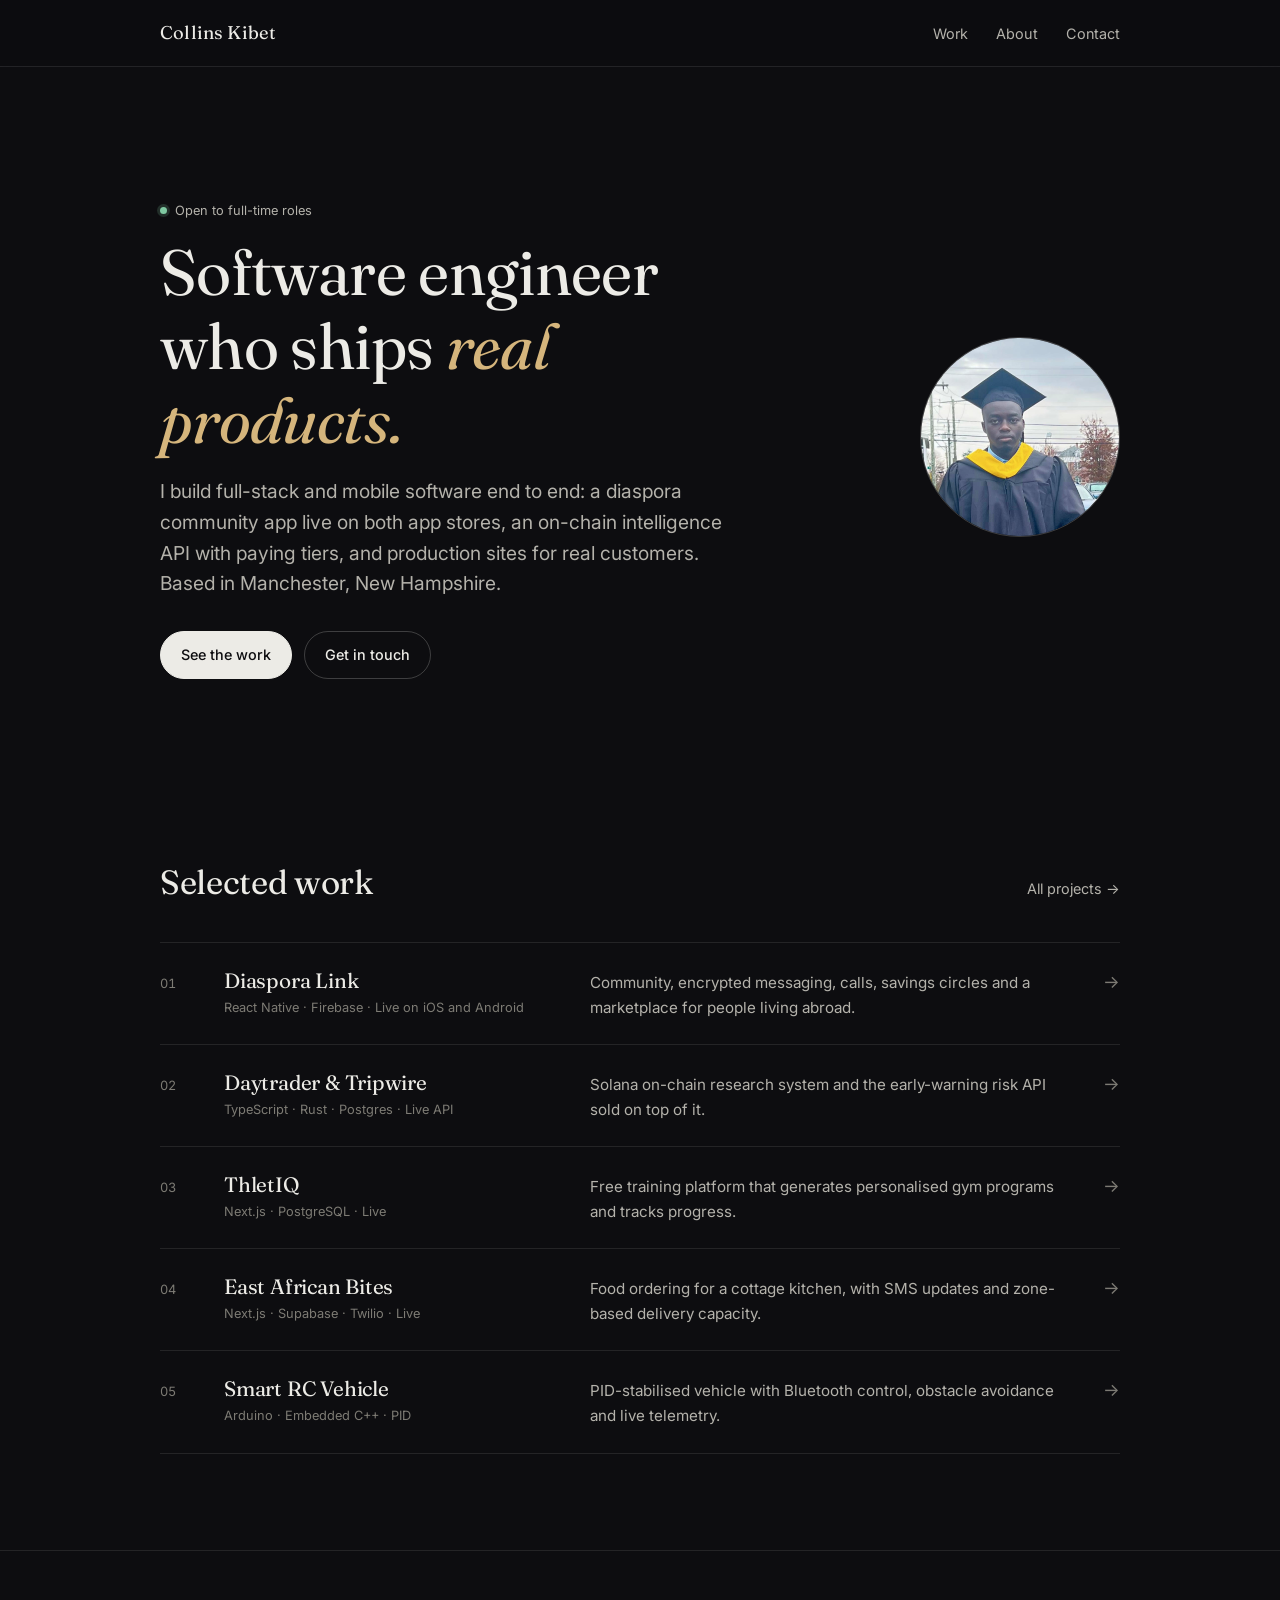
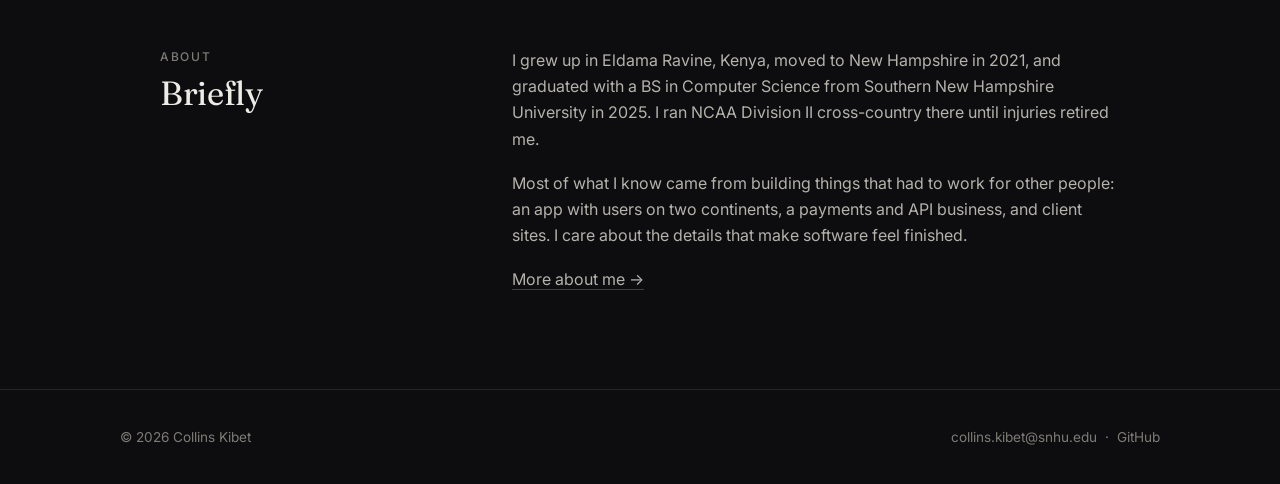
<file: index.html>
<!DOCTYPE html>
<html lang="en">
<head>
  <meta charset="UTF-8">
  <meta name="viewport" content="width=device-width, initial-scale=1.0">
  <title>Collins Kibet — Software Engineer</title>
  <meta name="description" content="Collins Kibet is a software engineer in Manchester, NH building full-stack and mobile products, from a diaspora community app on the App Store to on-chain market intelligence APIs.">
  <link rel="preconnect" href="https://fonts.googleapis.com">
  <link rel="preconnect" href="https://fonts.gstatic.com" crossorigin>
  <link href="https://fonts.googleapis.com/css2?family=Fraunces:ital,opsz,wght@0,9..144,300;0,9..144,400;1,9..144,300;1,9..144,400&family=Inter:wght@400;500&display=swap" rel="stylesheet">
  <link rel="stylesheet" href="assets/css/styles.css">
</head>
<body>
  <header class="site-header">
    <nav class="nav">
      <a class="brand" href="index.html">Collins Kibet</a>
      <ul class="nav-menu" id="menu">
        <li><a href="projects.html">Work</a></li>
        <li><a href="about.html">About</a></li>
        <li><a href="contact.html">Contact</a></li>
      </ul>
      <button class="nav-toggle" aria-expanded="false" aria-controls="menu" onclick="toggleMenu(this)">Menu</button>
    </nav>
  </header>

  <main>
    <section class="hero">
      <div class="container hero-grid">
        <div>
          <span class="status">Open to full-time roles</span>
          <h1>Software engineer who ships <em>real products.</em></h1>
          <p class="lede">I build full-stack and mobile software end to end: a diaspora community app live on both app stores, an on-chain intelligence API with paying tiers, and production sites for real customers. Based in Manchester, New Hampshire.</p>
          <div class="btn-row">
            <a href="projects.html" class="btn btn-primary">See the work</a>
            <a href="contact.html" class="btn">Get in touch</a>
          </div>
        </div>
        <img src="assets/images/collins.jpeg" alt="Collins Kibet" class="hero-photo">
      </div>
    </section>

    <section class="section">
      <div class="container">
        <div class="section-head reveal">
          <h2>Selected work</h2>
          <a href="projects.html" class="link">All projects →</a>
        </div>
        <ul class="work-list">
          <li class="reveal"><a class="work-row" href="projects/diaspora-link.html">
            <span class="index">01</span>
            <span><h3>Diaspora Link</h3><span class="sub">React Native · Firebase · Live on iOS and Android</span></span>
            <span class="desc">Community, encrypted messaging, calls, savings circles and a marketplace for people living abroad.</span>
            <span class="arrow">→</span>
          </a></li>
          <li class="reveal"><a class="work-row" href="projects/daytrader.html">
            <span class="index">02</span>
            <span><h3>Daytrader &amp; Tripwire</h3><span class="sub">TypeScript · Rust · Postgres · Live API</span></span>
            <span class="desc">Solana on-chain research system and the early-warning risk API sold on top of it.</span>
            <span class="arrow">→</span>
          </a></li>
          <li class="reveal"><a class="work-row" href="projects/thletiq.html">
            <span class="index">03</span>
            <span><h3>ThletIQ</h3><span class="sub">Next.js · PostgreSQL · Live</span></span>
            <span class="desc">Free training platform that generates personalised gym programs and tracks progress.</span>
            <span class="arrow">→</span>
          </a></li>
          <li class="reveal"><a class="work-row" href="projects/east-african-bites.html">
            <span class="index">04</span>
            <span><h3>East African Bites</h3><span class="sub">Next.js · Supabase · Twilio · Live</span></span>
            <span class="desc">Food ordering for a cottage kitchen, with SMS updates and zone-based delivery capacity.</span>
            <span class="arrow">→</span>
          </a></li>
          <li class="reveal"><a class="work-row" href="projects/smart-rc-vehicle.html">
            <span class="index">05</span>
            <span><h3>Smart RC Vehicle</h3><span class="sub">Arduino · Embedded C++ · PID</span></span>
            <span class="desc">PID-stabilised vehicle with Bluetooth control, obstacle avoidance and live telemetry.</span>
            <span class="arrow">→</span>
          </a></li>
        </ul>
      </div>
    </section>

    <section class="section">
      <div class="container split reveal">
        <div>
          <p class="eyebrow">About</p>
          <h2>Briefly</h2>
        </div>
        <div class="prose">
          <p>I grew up in Eldama Ravine, Kenya, moved to New Hampshire in 2021, and graduated with a BS in Computer Science from Southern New Hampshire University in 2025. I ran NCAA Division II cross-country there until injuries retired me.</p>
          <p>Most of what I know came from building things that had to work for other people: an app with users on two continents, a payments and API business, and client sites. I care about the details that make software feel finished.</p>
          <p><a href="about.html">More about me →</a></p>
        </div>
      </div>
    </section>
  </main>

  <footer class="site-footer">
    <div class="inner">
      <span>© 2026 Collins Kibet</span>
      <span><a href="mailto:collins.kibet@snhu.edu">collins.kibet@snhu.edu</a> &nbsp;·&nbsp; <a href="https://github.com/Goon254" target="_blank" rel="noopener">GitHub</a></span>
    </div>
  </footer>
  <script src="assets/js/site.js"></script>
</body>
</html>
</file>
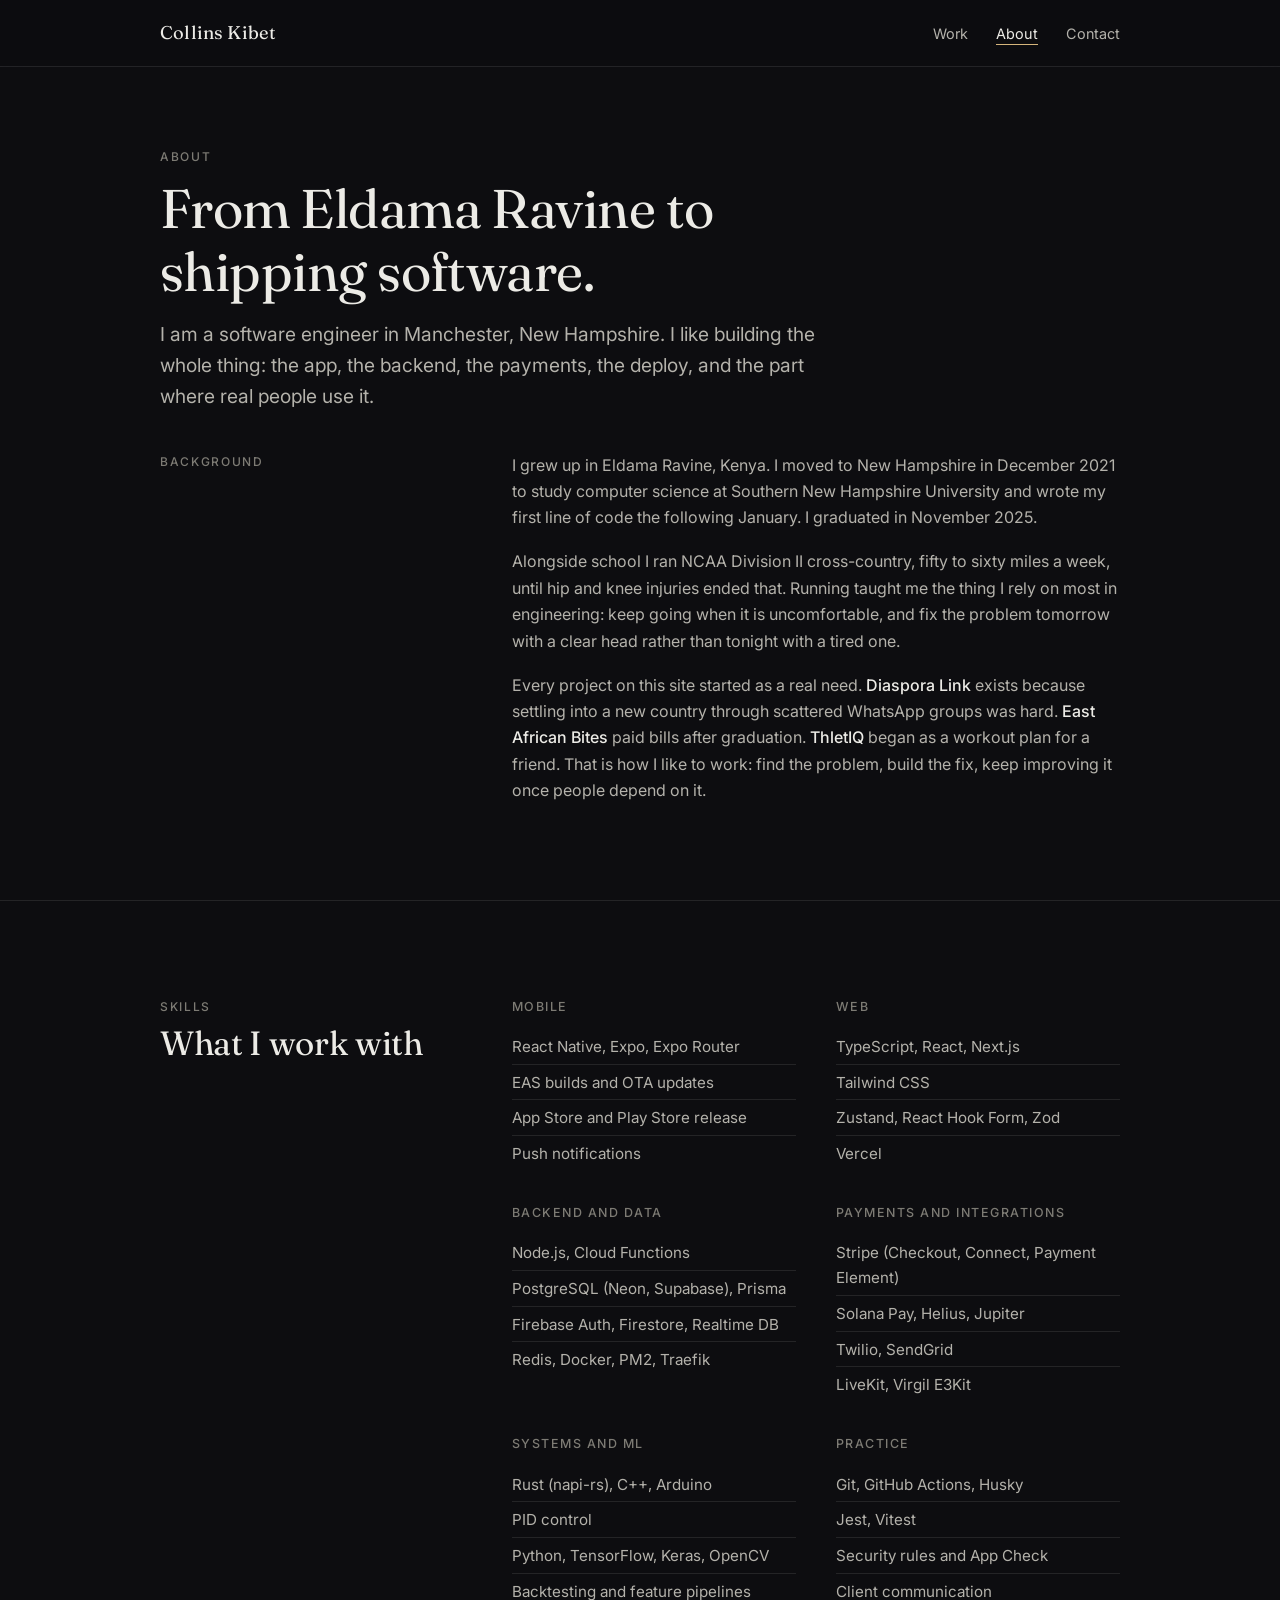
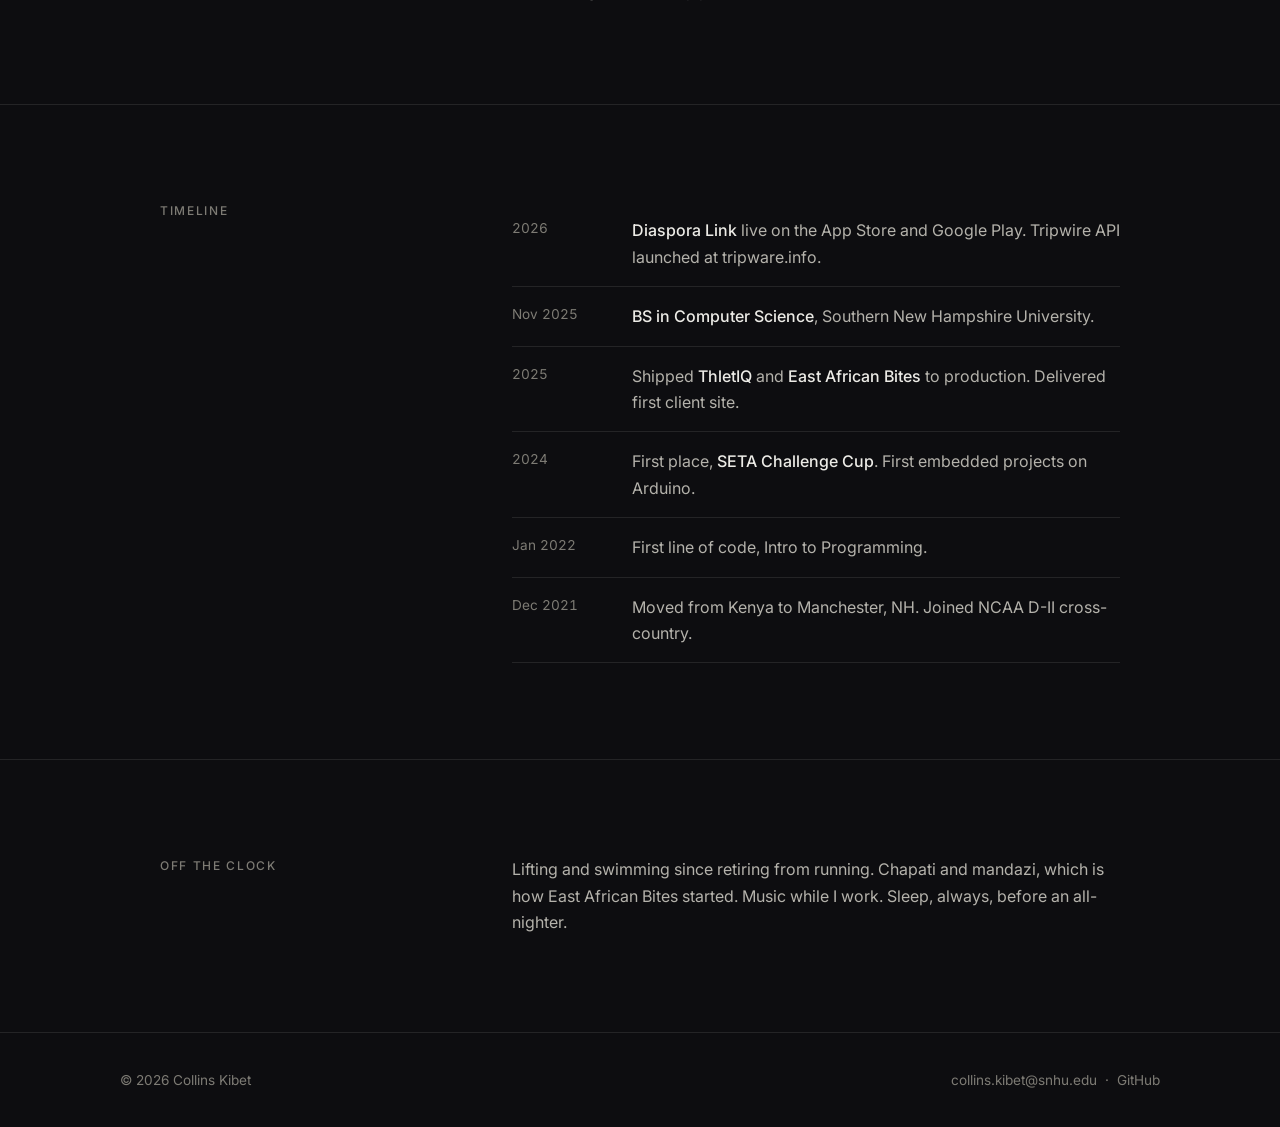
<file: about.html>
<!DOCTYPE html>
<html lang="en">
<head>
  <meta charset="UTF-8">
  <meta name="viewport" content="width=device-width, initial-scale=1.0">
  <title>About — Collins Kibet</title>
  <meta name="description" content="About Collins Kibet: background, skills and timeline.">
  <link rel="preconnect" href="https://fonts.googleapis.com">
  <link rel="preconnect" href="https://fonts.gstatic.com" crossorigin>
  <link href="https://fonts.googleapis.com/css2?family=Fraunces:ital,opsz,wght@0,9..144,300;0,9..144,400;1,9..144,300;1,9..144,400&family=Inter:wght@400;500&display=swap" rel="stylesheet">
  <link rel="stylesheet" href="assets/css/styles.css">
</head>
<body>
  <header class="site-header">
    <nav class="nav">
      <a class="brand" href="index.html">Collins Kibet</a>
      <ul class="nav-menu" id="menu">
        <li><a href="projects.html">Work</a></li>
        <li><a href="about.html" class="active">About</a></li>
        <li><a href="contact.html">Contact</a></li>
      </ul>
      <button class="nav-toggle" aria-expanded="false" aria-controls="menu" onclick="toggleMenu(this)">Menu</button>
    </nav>
  </header>

  <main>
    <section class="project-head">
      <div class="container">
        <p class="eyebrow">About</p>
        <h1>From Eldama Ravine to shipping software.</h1>
        <p class="lede">I am a software engineer in Manchester, New Hampshire. I like building the whole thing: the app, the backend, the payments, the deploy, and the part where real people use it.</p>
      </div>
    </section>

    <section class="section" style="padding-top:0">
      <div class="container split reveal">
        <div><p class="eyebrow">Background</p></div>
        <div class="prose">
          <p>I grew up in Eldama Ravine, Kenya. I moved to New Hampshire in December 2021 to study computer science at Southern New Hampshire University and wrote my first line of code the following January. I graduated in November 2025.</p>
          <p>Alongside school I ran NCAA Division II cross-country, fifty to sixty miles a week, until hip and knee injuries ended that. Running taught me the thing I rely on most in engineering: keep going when it is uncomfortable, and fix the problem tomorrow with a clear head rather than tonight with a tired one.</p>
          <p>Every project on this site started as a real need. <strong>Diaspora Link</strong> exists because settling into a new country through scattered WhatsApp groups was hard. <strong>East African Bites</strong> paid bills after graduation. <strong>ThletIQ</strong> began as a workout plan for a friend. That is how I like to work: find the problem, build the fix, keep improving it once people depend on it.</p>
        </div>
      </div>
    </section>

    <section class="section" id="skills">
      <div class="container split reveal">
        <div><p class="eyebrow">Skills</p><h2>What I work with</h2></div>
        <div class="skills">
          <div>
            <h4>Mobile</h4>
            <ul><li>React Native, Expo, Expo Router</li><li>EAS builds and OTA updates</li><li>App Store and Play Store release</li><li>Push notifications</li></ul>
          </div>
          <div>
            <h4>Web</h4>
            <ul><li>TypeScript, React, Next.js</li><li>Tailwind CSS</li><li>Zustand, React Hook Form, Zod</li><li>Vercel</li></ul>
          </div>
          <div>
            <h4>Backend and data</h4>
            <ul><li>Node.js, Cloud Functions</li><li>PostgreSQL (Neon, Supabase), Prisma</li><li>Firebase Auth, Firestore, Realtime DB</li><li>Redis, Docker, PM2, Traefik</li></ul>
          </div>
          <div>
            <h4>Payments and integrations</h4>
            <ul><li>Stripe (Checkout, Connect, Payment Element)</li><li>Solana Pay, Helius, Jupiter</li><li>Twilio, SendGrid</li><li>LiveKit, Virgil E3Kit</li></ul>
          </div>
          <div>
            <h4>Systems and ML</h4>
            <ul><li>Rust (napi-rs), C++, Arduino</li><li>PID control</li><li>Python, TensorFlow, Keras, OpenCV</li><li>Backtesting and feature pipelines</li></ul>
          </div>
          <div>
            <h4>Practice</h4>
            <ul><li>Git, GitHub Actions, Husky</li><li>Jest, Vitest</li><li>Security rules and App Check</li><li>Client communication</li></ul>
          </div>
        </div>
      </div>
    </section>

    <section class="section">
      <div class="container split reveal">
        <div><p class="eyebrow">Timeline</p></div>
        <ul class="timeline">
          <li><span class="when">2026</span><span class="what"><strong>Diaspora Link</strong> live on the App Store and Google Play. Tripwire API launched at tripware.info.</span></li>
          <li><span class="when">Nov 2025</span><span class="what"><strong>BS in Computer Science</strong>, Southern New Hampshire University.</span></li>
          <li><span class="when">2025</span><span class="what">Shipped <strong>ThletIQ</strong> and <strong>East African Bites</strong> to production. Delivered first client site.</span></li>
          <li><span class="when">2024</span><span class="what">First place, <strong>SETA Challenge Cup</strong>. First embedded projects on Arduino.</span></li>
          <li><span class="when">Jan 2022</span><span class="what">First line of code, Intro to Programming.</span></li>
          <li><span class="when">Dec 2021</span><span class="what">Moved from Kenya to Manchester, NH. Joined NCAA D-II cross-country.</span></li>
        </ul>
      </div>
    </section>

    <section class="section">
      <div class="container split reveal">
        <div><p class="eyebrow">Off the clock</p></div>
        <div class="prose">
          <p>Lifting and swimming since retiring from running. Chapati and mandazi, which is how East African Bites started. Music while I work. Sleep, always, before an all-nighter.</p>
        </div>
      </div>
    </section>
  </main>

  <footer class="site-footer">
    <div class="inner">
      <span>© 2026 Collins Kibet</span>
      <span><a href="mailto:collins.kibet@snhu.edu">collins.kibet@snhu.edu</a> &nbsp;·&nbsp; <a href="https://github.com/Goon254" target="_blank" rel="noopener">GitHub</a></span>
    </div>
  </footer>
  <script src="assets/js/site.js"></script>
</body>
</html>
</file>
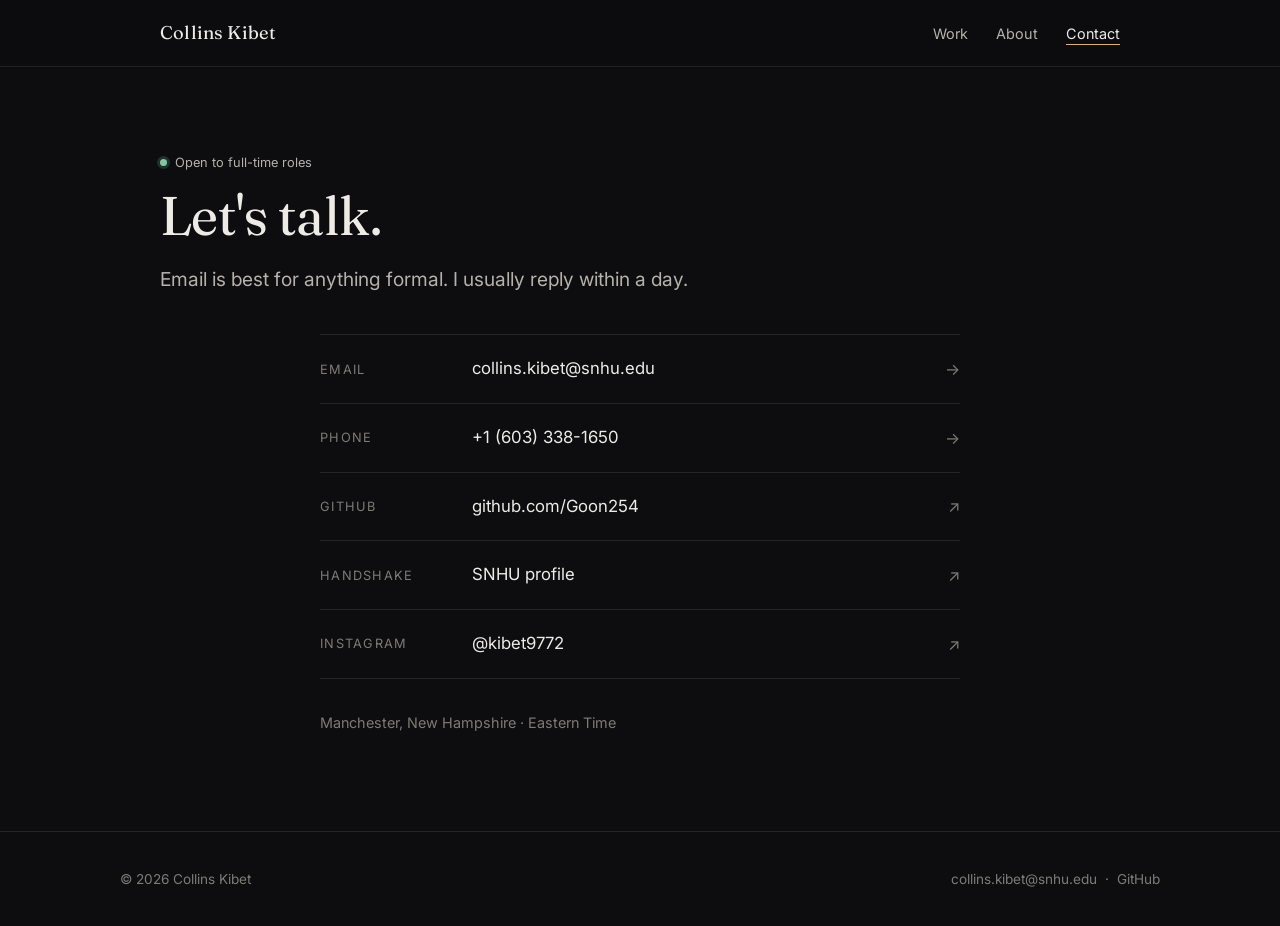
<file: contact.html>
<!DOCTYPE html>
<html lang="en">
<head>
  <meta charset="UTF-8">
  <meta name="viewport" content="width=device-width, initial-scale=1.0">
  <title>Contact — Collins Kibet</title>
  <meta name="description" content="Get in touch with Collins Kibet.">
  <link rel="preconnect" href="https://fonts.googleapis.com">
  <link rel="preconnect" href="https://fonts.gstatic.com" crossorigin>
  <link href="https://fonts.googleapis.com/css2?family=Fraunces:ital,opsz,wght@0,9..144,300;0,9..144,400;1,9..144,300;1,9..144,400&family=Inter:wght@400;500&display=swap" rel="stylesheet">
  <link rel="stylesheet" href="assets/css/styles.css">
</head>
<body>
  <header class="site-header">
    <nav class="nav">
      <a class="brand" href="index.html">Collins Kibet</a>
      <ul class="nav-menu" id="menu">
        <li><a href="projects.html">Work</a></li>
        <li><a href="about.html">About</a></li>
        <li><a href="contact.html" class="active">Contact</a></li>
      </ul>
      <button class="nav-toggle" aria-expanded="false" aria-controls="menu" onclick="toggleMenu(this)">Menu</button>
    </nav>
  </header>

  <main>
    <section class="project-head">
      <div class="container">
        <span class="status">Open to full-time roles</span>
        <h1>Let's talk.</h1>
        <p class="lede">Email is best for anything formal. I usually reply within a day.</p>
      </div>
    </section>

    <section class="section" style="padding-top:0">
      <div class="container narrow">
        <ul class="contact-list reveal">
          <li><a href="mailto:collins.kibet@snhu.edu"><span class="label">Email</span><span class="value">collins.kibet@snhu.edu</span><span class="arrow">→</span></a></li>
          <li><a href="tel:+16033381650"><span class="label">Phone</span><span class="value">+1 (603) 338-1650</span><span class="arrow">→</span></a></li>
          <li><a href="https://github.com/Goon254" target="_blank" rel="noopener"><span class="label">GitHub</span><span class="value">github.com/Goon254</span><span class="arrow">↗</span></a></li>
          <li><a href="https://snhu.joinhandshake.com/profiles/udej8d" target="_blank" rel="noopener"><span class="label">Handshake</span><span class="value">SNHU profile</span><span class="arrow">↗</span></a></li>
          <li><a href="https://www.instagram.com/kibet9772" target="_blank" rel="noopener"><span class="label">Instagram</span><span class="value">@kibet9772</span><span class="arrow">↗</span></a></li>
        </ul>
        <p style="margin-top:2rem;color:var(--muted);font-size:0.9rem">Manchester, New Hampshire · Eastern Time</p>
      </div>
    </section>
  </main>

  <footer class="site-footer">
    <div class="inner">
      <span>© 2026 Collins Kibet</span>
      <span><a href="mailto:collins.kibet@snhu.edu">collins.kibet@snhu.edu</a> &nbsp;·&nbsp; <a href="https://github.com/Goon254" target="_blank" rel="noopener">GitHub</a></span>
    </div>
  </footer>
  <script src="assets/js/site.js"></script>
</body>
</html>
</file>
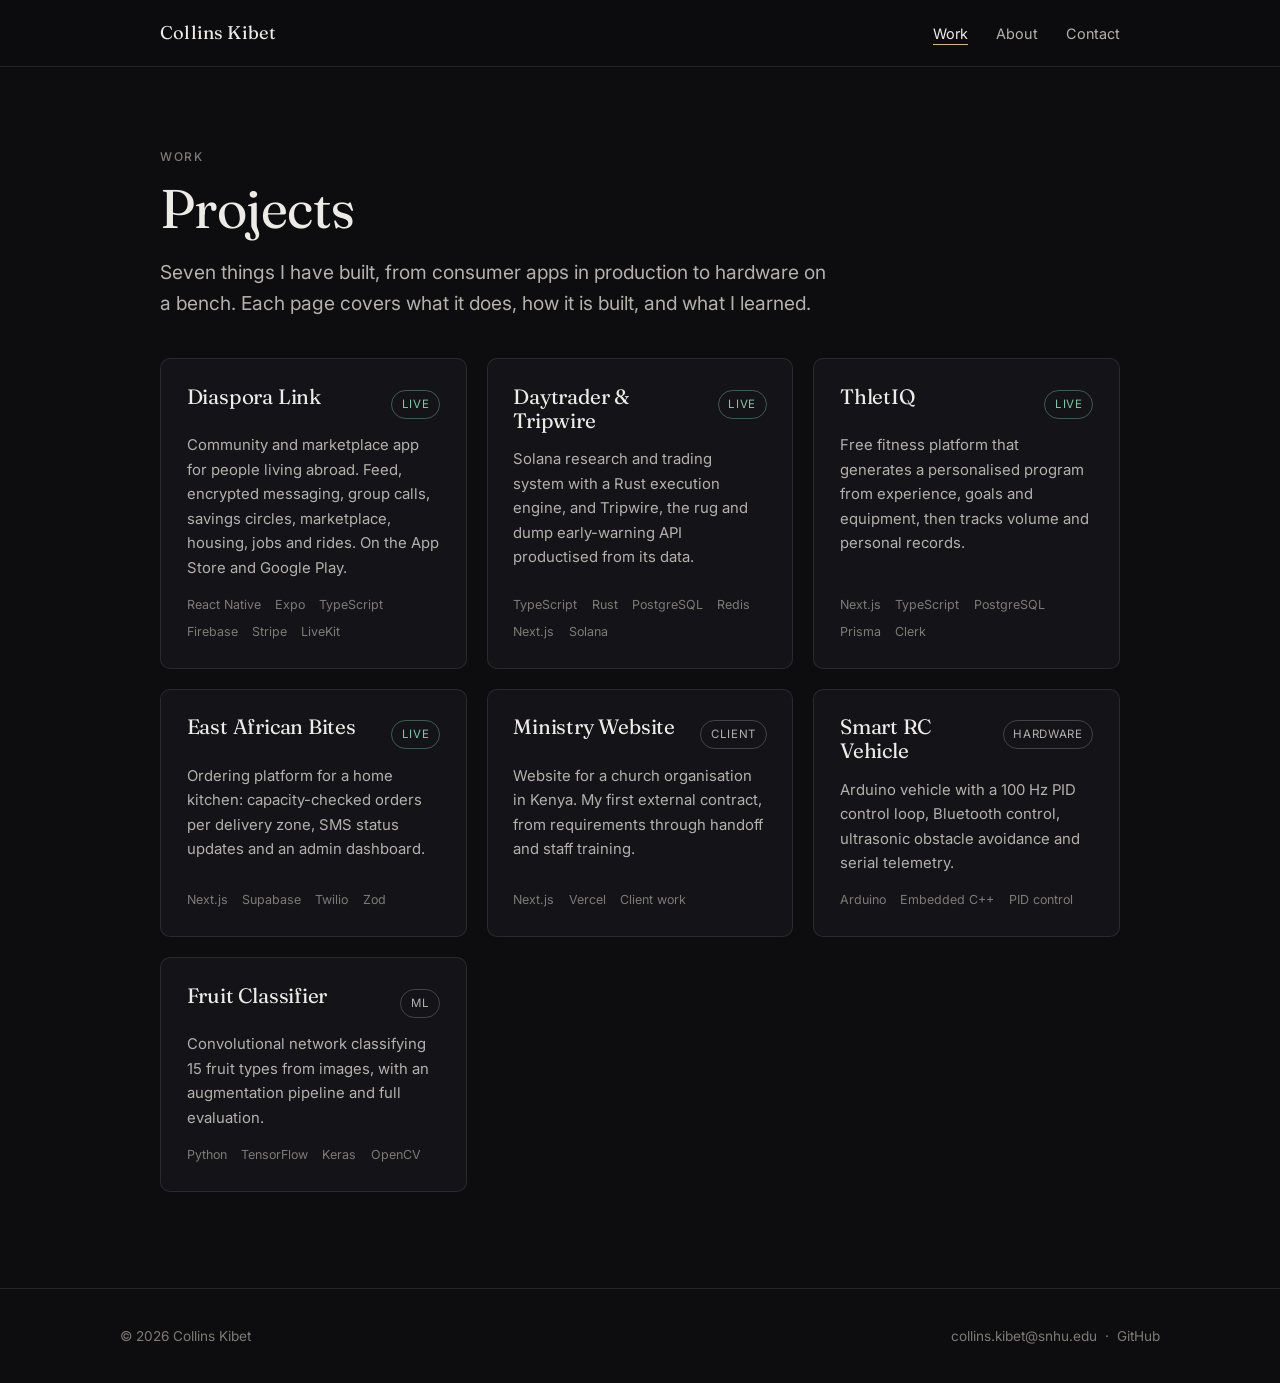
<file: projects.html>
<!DOCTYPE html>
<html lang="en">
<head>
  <meta charset="UTF-8">
  <meta name="viewport" content="width=device-width, initial-scale=1.0">
  <title>Work — Collins Kibet</title>
  <meta name="description" content="Projects by Collins Kibet: mobile, web, on-chain data, embedded systems and machine learning.">
  <link rel="preconnect" href="https://fonts.googleapis.com">
  <link rel="preconnect" href="https://fonts.gstatic.com" crossorigin>
  <link href="https://fonts.googleapis.com/css2?family=Fraunces:ital,opsz,wght@0,9..144,300;0,9..144,400;1,9..144,300;1,9..144,400&family=Inter:wght@400;500&display=swap" rel="stylesheet">
  <link rel="stylesheet" href="assets/css/styles.css">
</head>
<body>
  <header class="site-header">
    <nav class="nav">
      <a class="brand" href="index.html">Collins Kibet</a>
      <ul class="nav-menu" id="menu">
        <li><a href="projects.html" class="active">Work</a></li>
        <li><a href="about.html">About</a></li>
        <li><a href="contact.html">Contact</a></li>
      </ul>
      <button class="nav-toggle" aria-expanded="false" aria-controls="menu" onclick="toggleMenu(this)">Menu</button>
    </nav>
  </header>

  <main>
    <section class="project-head">
      <div class="container">
        <p class="eyebrow">Work</p>
        <h1>Projects</h1>
        <p class="lede">Seven things I have built, from consumer apps in production to hardware on a bench. Each page covers what it does, how it is built, and what I learned.</p>
      </div>
    </section>

    <section class="section" style="padding-top:0">
      <div class="container">
        <div class="card-grid">
          <a href="projects/diaspora-link.html" class="card reveal">
            <div class="card-top"><h3>Diaspora Link</h3><span class="pill live">Live</span></div>
            <p>Community and marketplace app for people living abroad. Feed, encrypted messaging, group calls, savings circles, marketplace, housing, jobs and rides. On the App Store and Google Play.</p>
            <div class="tags"><span>React Native</span><span>Expo</span><span>TypeScript</span><span>Firebase</span><span>Stripe</span><span>LiveKit</span></div>
          </a>
          <a href="projects/daytrader.html" class="card reveal">
            <div class="card-top"><h3>Daytrader &amp; Tripwire</h3><span class="pill live">Live</span></div>
            <p>Solana research and trading system with a Rust execution engine, and Tripwire, the rug and dump early-warning API productised from its data.</p>
            <div class="tags"><span>TypeScript</span><span>Rust</span><span>PostgreSQL</span><span>Redis</span><span>Next.js</span><span>Solana</span></div>
          </a>
          <a href="projects/thletiq.html" class="card reveal">
            <div class="card-top"><h3>ThletIQ</h3><span class="pill live">Live</span></div>
            <p>Free fitness platform that generates a personalised program from experience, goals and equipment, then tracks volume and personal records.</p>
            <div class="tags"><span>Next.js</span><span>TypeScript</span><span>PostgreSQL</span><span>Prisma</span><span>Clerk</span></div>
          </a>
          <a href="projects/east-african-bites.html" class="card reveal">
            <div class="card-top"><h3>East African Bites</h3><span class="pill live">Live</span></div>
            <p>Ordering platform for a home kitchen: capacity-checked orders per delivery zone, SMS status updates and an admin dashboard.</p>
            <div class="tags"><span>Next.js</span><span>Supabase</span><span>Twilio</span><span>Zod</span></div>
          </a>
          <a href="projects/ministry-website.html" class="card reveal">
            <div class="card-top"><h3>Ministry Website</h3><span class="pill">Client</span></div>
            <p>Website for a church organisation in Kenya. My first external contract, from requirements through handoff and staff training.</p>
            <div class="tags"><span>Next.js</span><span>Vercel</span><span>Client work</span></div>
          </a>
          <a href="projects/smart-rc-vehicle.html" class="card reveal">
            <div class="card-top"><h3>Smart RC Vehicle</h3><span class="pill">Hardware</span></div>
            <p>Arduino vehicle with a 100 Hz PID control loop, Bluetooth control, ultrasonic obstacle avoidance and serial telemetry.</p>
            <div class="tags"><span>Arduino</span><span>Embedded C++</span><span>PID control</span></div>
          </a>
          <a href="projects/ai-fruit-classifier.html" class="card reveal">
            <div class="card-top"><h3>Fruit Classifier</h3><span class="pill">ML</span></div>
            <p>Convolutional network classifying 15 fruit types from images, with an augmentation pipeline and full evaluation.</p>
            <div class="tags"><span>Python</span><span>TensorFlow</span><span>Keras</span><span>OpenCV</span></div>
          </a>
        </div>
      </div>
    </section>
  </main>

  <footer class="site-footer">
    <div class="inner">
      <span>© 2026 Collins Kibet</span>
      <span><a href="mailto:collins.kibet@snhu.edu">collins.kibet@snhu.edu</a> &nbsp;·&nbsp; <a href="https://github.com/Goon254" target="_blank" rel="noopener">GitHub</a></span>
    </div>
  </footer>
  <script src="assets/js/site.js"></script>
</body>
</html>
</file>
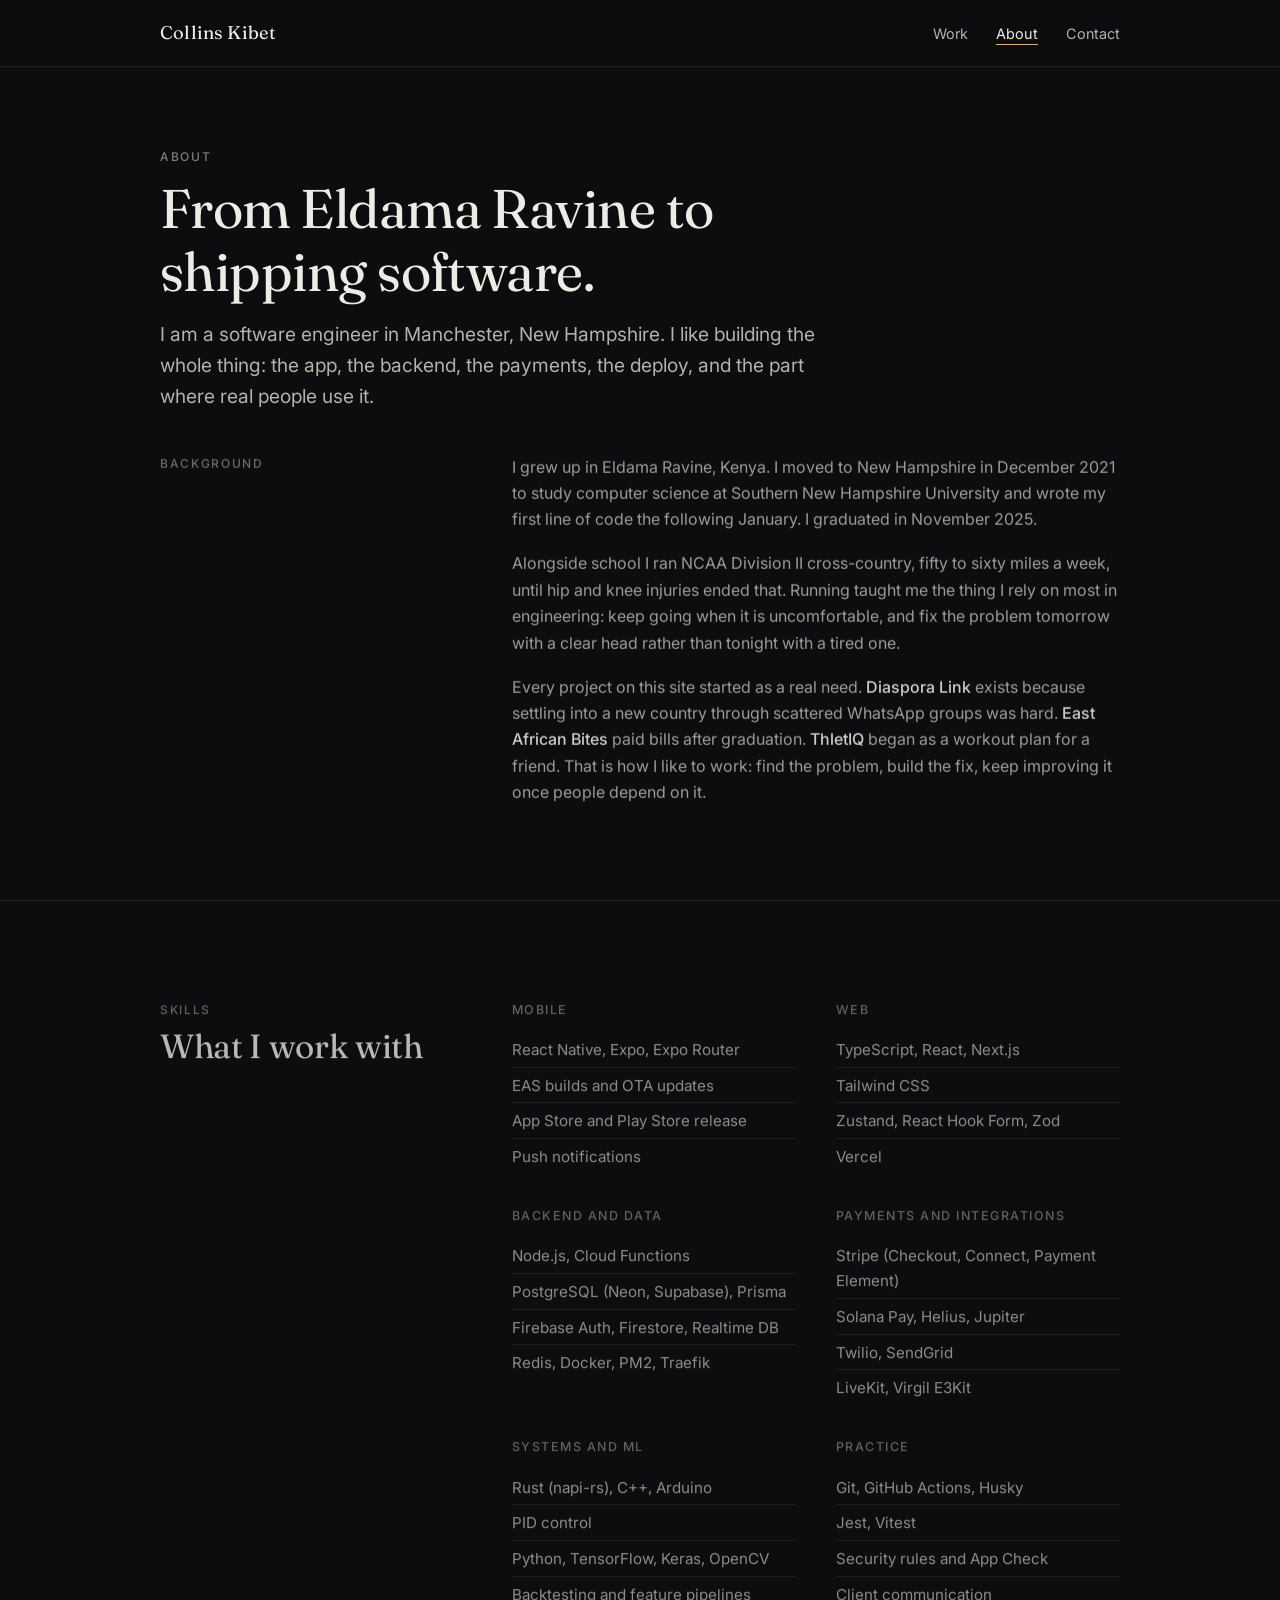
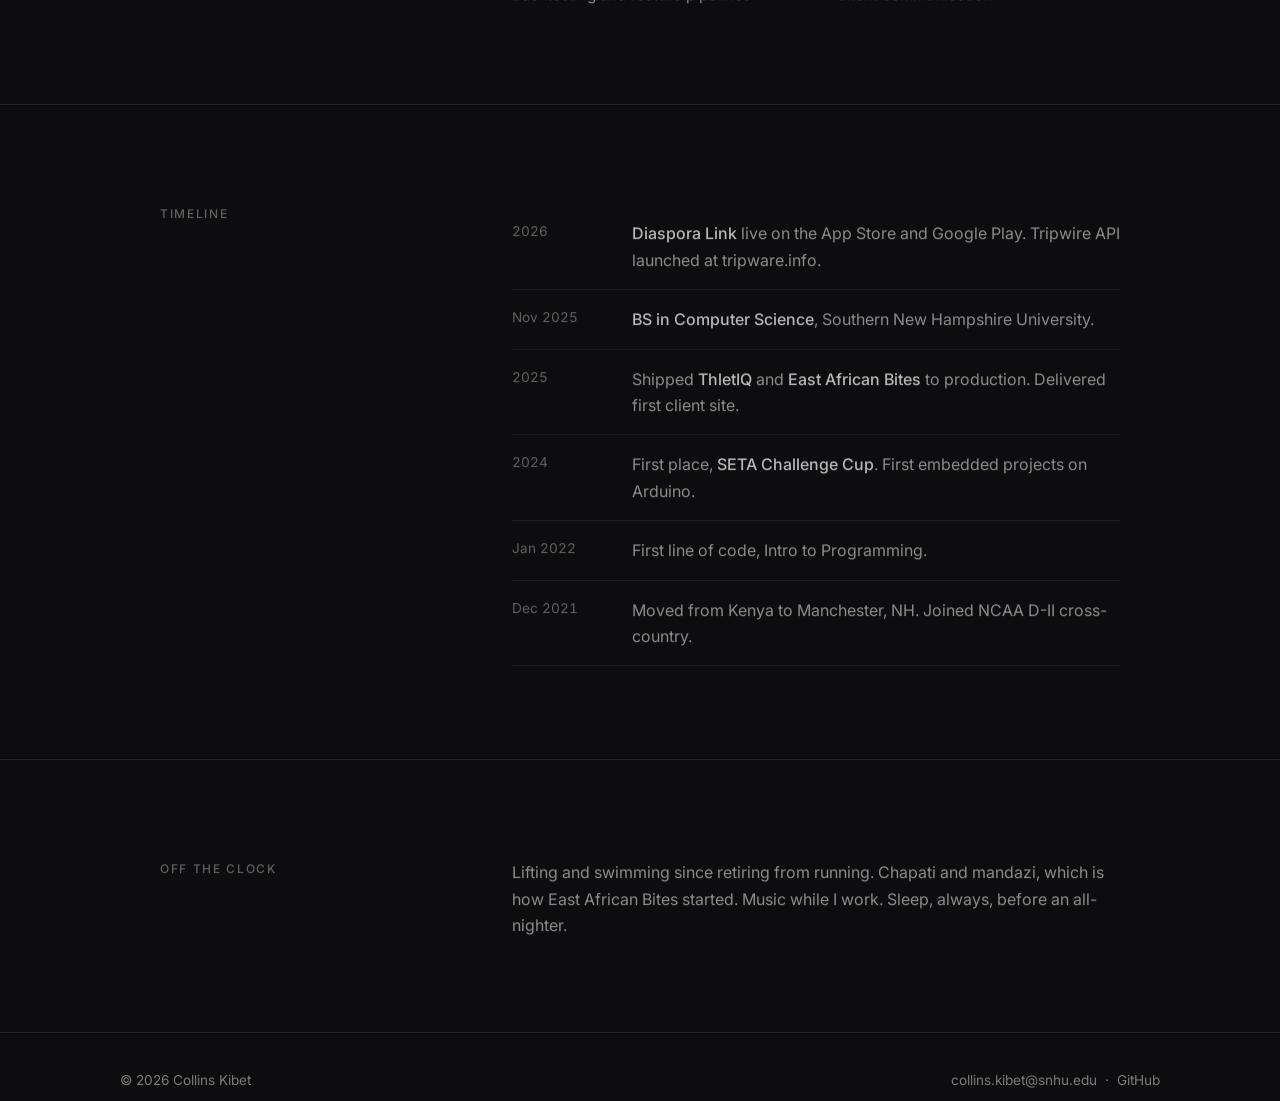
<file: skills.html>
<!DOCTYPE html>
<html lang="en">
<head>
  <meta charset="UTF-8">
  <meta http-equiv="refresh" content="0; url=about.html#skills">
  <link rel="canonical" href="about.html#skills">
  <title>Skills — Collins Kibet</title>
</head>
<body>
  <p>Skills now live on the <a href="about.html#skills">About page</a>.</p>
</body>
</html>
</file>
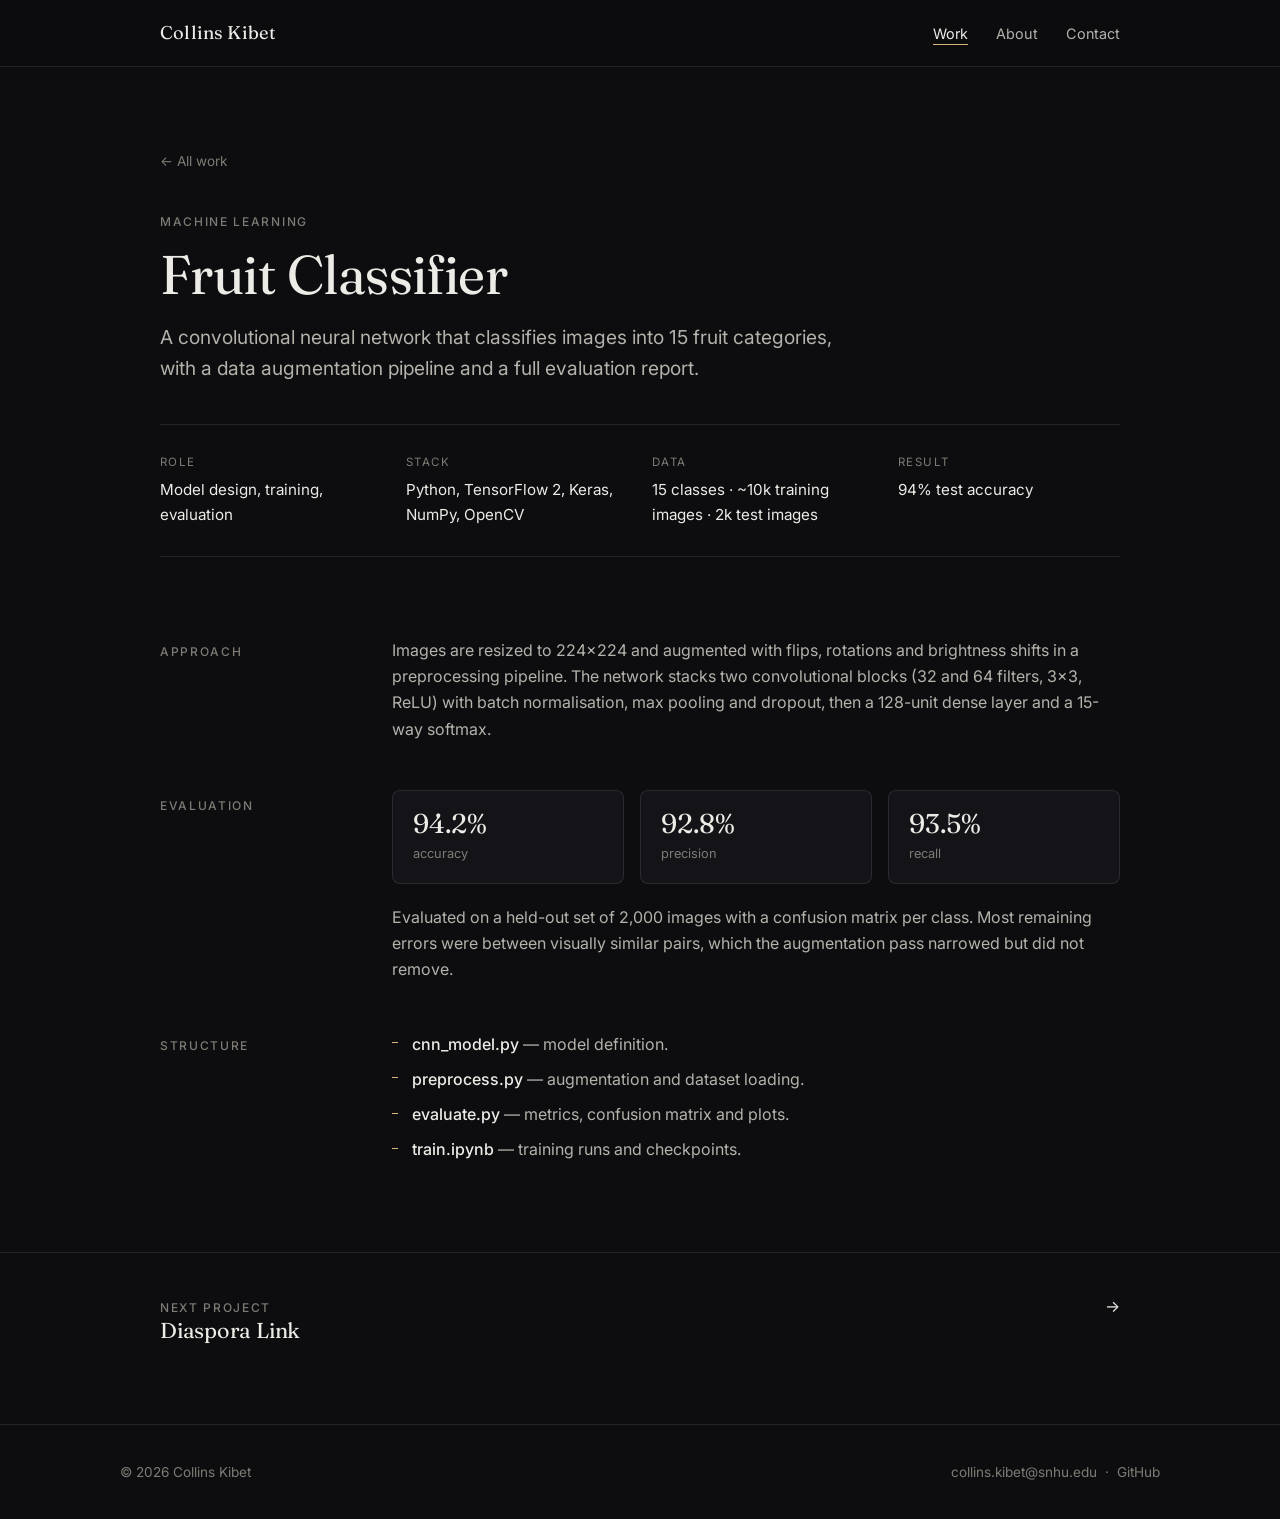
<file: projects/ai-fruit-classifier.html>
<!DOCTYPE html>
<html lang="en">
<head>
  <meta charset="UTF-8">
  <meta name="viewport" content="width=device-width, initial-scale=1.0">
  <title>Fruit Classifier — Collins Kibet</title>
  <meta name="description" content="A convolutional neural network classifying 15 fruit types, built in TensorFlow and Keras by Collins Kibet.">
  <link rel="preconnect" href="https://fonts.googleapis.com">
  <link rel="preconnect" href="https://fonts.gstatic.com" crossorigin>
  <link href="https://fonts.googleapis.com/css2?family=Fraunces:ital,opsz,wght@0,9..144,300;0,9..144,400;1,9..144,300;1,9..144,400&family=Inter:wght@400;500&display=swap" rel="stylesheet">
  <link rel="stylesheet" href="../assets/css/styles.css">
</head>
<body>
  <header class="site-header">
    <nav class="nav">
      <a class="brand" href="../index.html">Collins Kibet</a>
      <ul class="nav-menu" id="menu">
        <li><a href="../projects.html" class="active">Work</a></li>
        <li><a href="../about.html">About</a></li>
        <li><a href="../contact.html">Contact</a></li>
      </ul>
      <button class="nav-toggle" aria-expanded="false" aria-controls="menu" onclick="toggleMenu(this)">Menu</button>
    </nav>
  </header>

  <main>
    <section class="project-head">
      <div class="container">
        <a href="../projects.html" class="back">← All work</a>
        <p class="eyebrow">Machine learning</p>
        <h1>Fruit Classifier</h1>
        <p class="lede">A convolutional neural network that classifies images into 15 fruit categories, with a data augmentation pipeline and a full evaluation report.</p>
        <dl class="meta">
          <div><dt>Role</dt><dd>Model design, training, evaluation</dd></div>
          <div><dt>Stack</dt><dd>Python, TensorFlow 2, Keras, NumPy, OpenCV</dd></div>
          <div><dt>Data</dt><dd>15 classes · ~10k training images · 2k test images</dd></div>
          <div><dt>Result</dt><dd>94% test accuracy</dd></div>
        </dl>
      </div>
    </section>

    <section class="container project-body">
        <div class="project-section reveal">
          <p class="eyebrow">Approach</p>
          <div class="prose">
            <p>Images are resized to 224×224 and augmented with flips, rotations and brightness shifts in a preprocessing pipeline. The network stacks two convolutional blocks (32 and 64 filters, 3×3, ReLU) with batch normalisation, max pooling and dropout, then a 128-unit dense layer and a 15-way softmax.</p>
          </div>
        </div>
        <div class="project-section reveal">
          <p class="eyebrow">Evaluation</p>
          <div class="prose">
            <div class="stat-row">
              <div class="stat"><b>94.2%</b><span>accuracy</span></div>
              <div class="stat"><b>92.8%</b><span>precision</span></div>
              <div class="stat"><b>93.5%</b><span>recall</span></div>
            </div>
            <p style="margin-top:1.25rem">Evaluated on a held-out set of 2,000 images with a confusion matrix per class. Most remaining errors were between visually similar pairs, which the augmentation pass narrowed but did not remove.</p>
          </div>
        </div>
        <div class="project-section reveal">
          <p class="eyebrow">Structure</p>
          <div class="prose">
            <ul>
              <li><strong>cnn_model.py</strong> — model definition.</li>
              <li><strong>preprocess.py</strong> — augmentation and dataset loading.</li>
              <li><strong>evaluate.py</strong> — metrics, confusion matrix and plots.</li>
              <li><strong>train.ipynb</strong> — training runs and checkpoints.</li>
            </ul>
          </div>
        </div>
    </section>

    <section class="next-project">
      <div class="container">
        <a href="diaspora-link.html">
          <span><span class="eyebrow">Next project</span><h3>Diaspora Link</h3></span>
          <span class="arrow">→</span>
        </a>
      </div>
    </section>
  </main>

  <footer class="site-footer">
    <div class="inner">
      <span>© 2026 Collins Kibet</span>
      <span><a href="mailto:collins.kibet@snhu.edu">collins.kibet@snhu.edu</a> &nbsp;·&nbsp; <a href="https://github.com/Goon254" target="_blank" rel="noopener">GitHub</a></span>
    </div>
  </footer>
  <script src="../assets/js/site.js"></script>
</body>
</html>
</file>
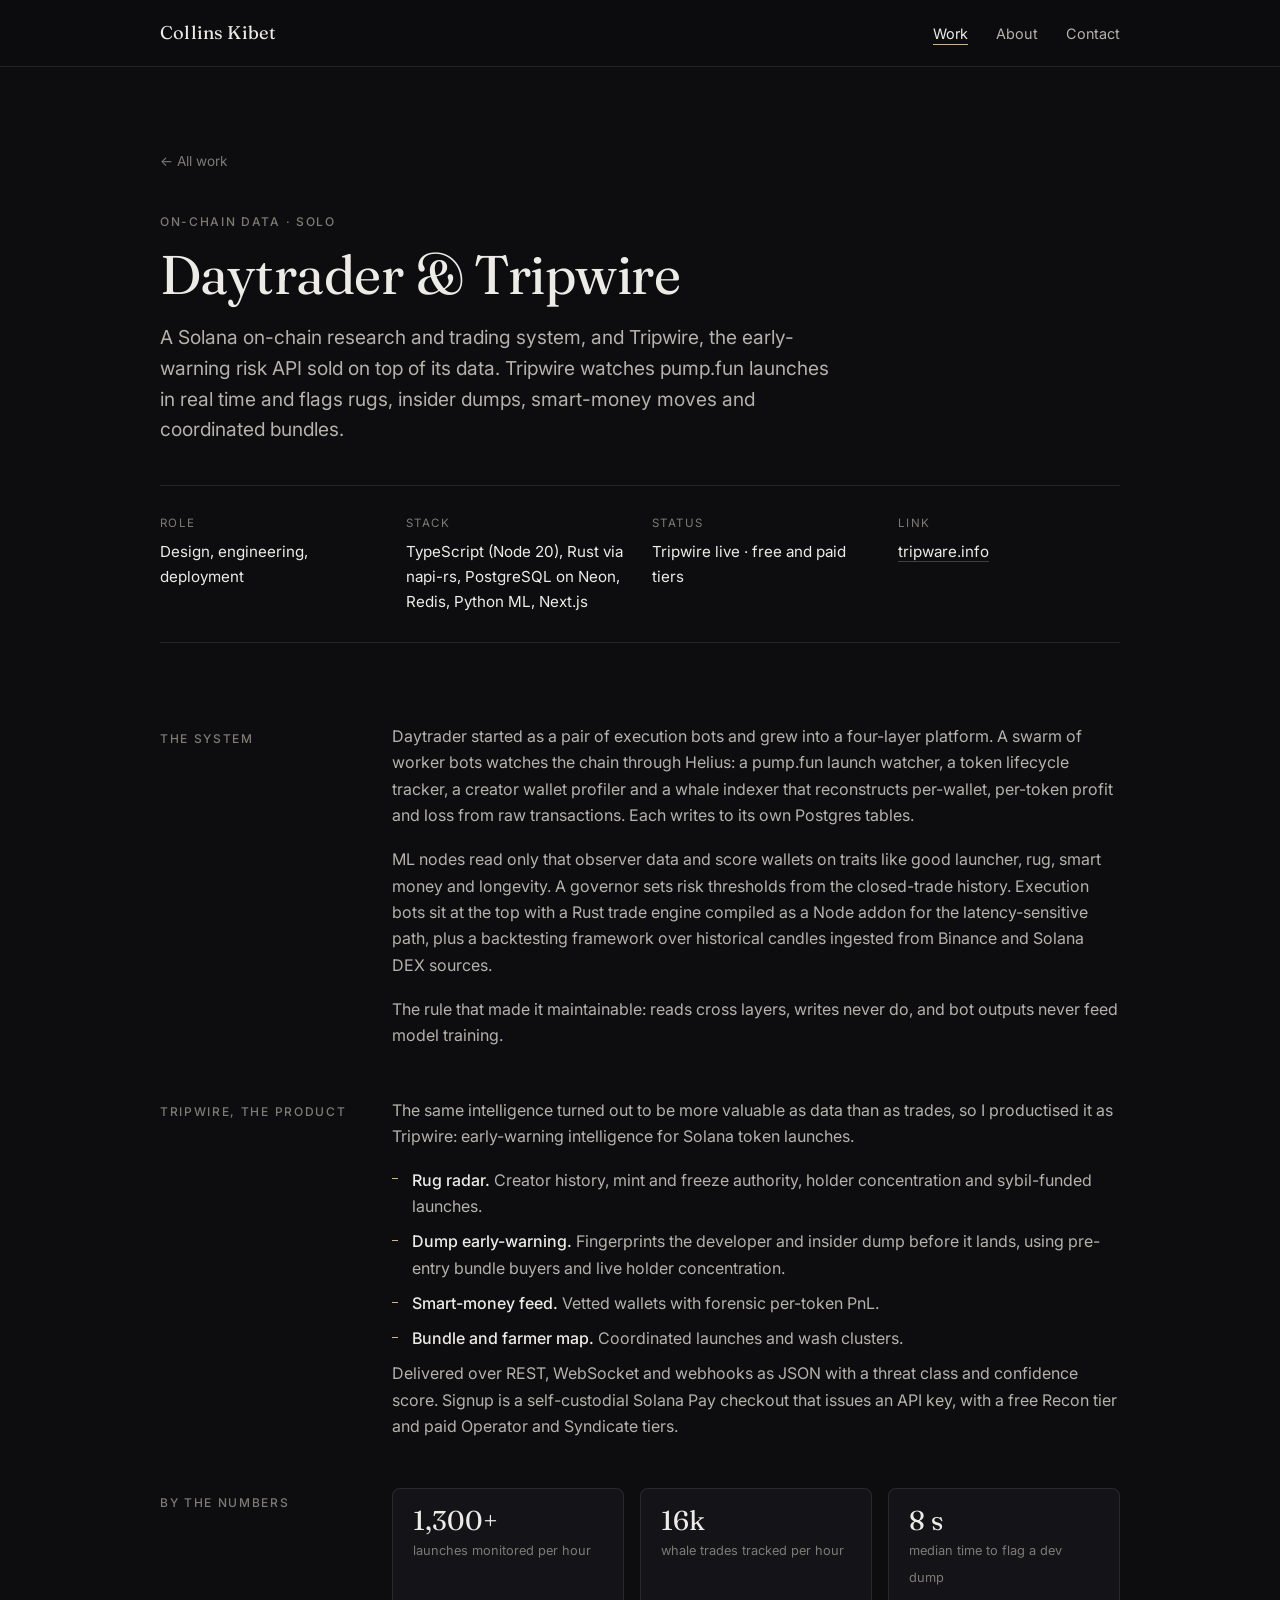
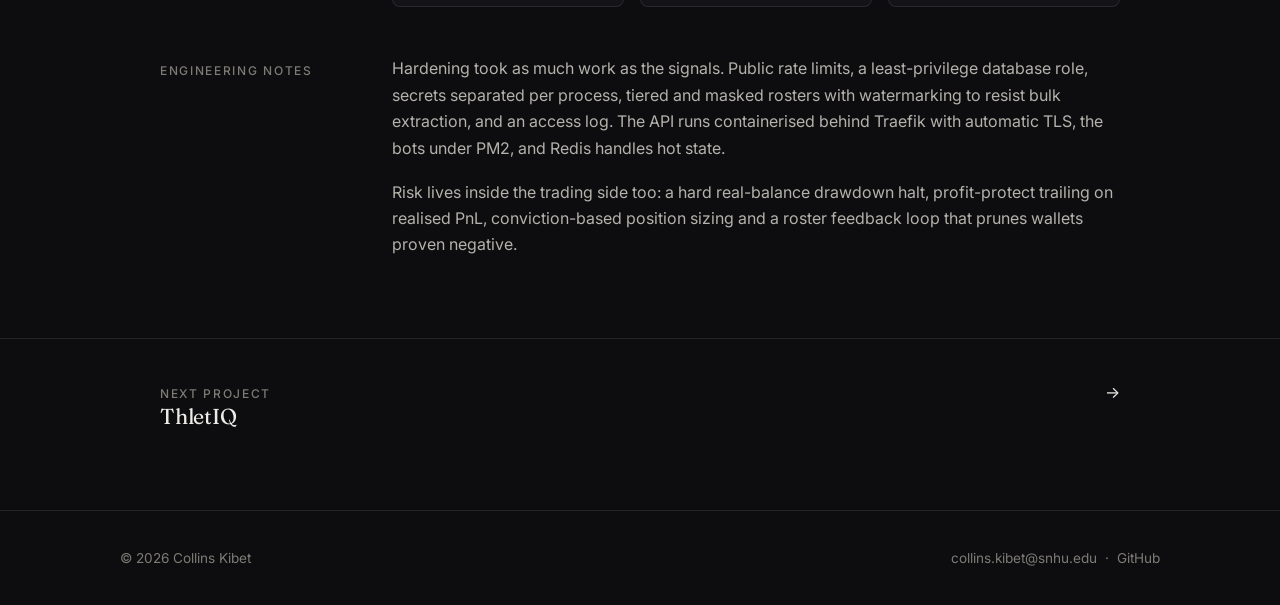
<file: projects/daytrader.html>
<!DOCTYPE html>
<html lang="en">
<head>
  <meta charset="UTF-8">
  <meta name="viewport" content="width=device-width, initial-scale=1.0">
  <title>Daytrader & Tripwire — Collins Kibet</title>
  <meta name="description" content="Daytrader: a Solana on-chain research and trading system in TypeScript and Rust, and Tripwire, the rug and dump early-warning API built on it. By Collins Kibet.">
  <link rel="preconnect" href="https://fonts.googleapis.com">
  <link rel="preconnect" href="https://fonts.gstatic.com" crossorigin>
  <link href="https://fonts.googleapis.com/css2?family=Fraunces:ital,opsz,wght@0,9..144,300;0,9..144,400;1,9..144,300;1,9..144,400&family=Inter:wght@400;500&display=swap" rel="stylesheet">
  <link rel="stylesheet" href="../assets/css/styles.css">
</head>
<body>
  <header class="site-header">
    <nav class="nav">
      <a class="brand" href="../index.html">Collins Kibet</a>
      <ul class="nav-menu" id="menu">
        <li><a href="../projects.html" class="active">Work</a></li>
        <li><a href="../about.html">About</a></li>
        <li><a href="../contact.html">Contact</a></li>
      </ul>
      <button class="nav-toggle" aria-expanded="false" aria-controls="menu" onclick="toggleMenu(this)">Menu</button>
    </nav>
  </header>

  <main>
    <section class="project-head">
      <div class="container">
        <a href="../projects.html" class="back">← All work</a>
        <p class="eyebrow">On-chain data · Solo</p>
        <h1>Daytrader &amp; Tripwire</h1>
        <p class="lede">A Solana on-chain research and trading system, and Tripwire, the early-warning risk API sold on top of its data. Tripwire watches pump.fun launches in real time and flags rugs, insider dumps, smart-money moves and coordinated bundles.</p>
        <dl class="meta">
          <div><dt>Role</dt><dd>Design, engineering, deployment</dd></div>
          <div><dt>Stack</dt><dd>TypeScript (Node 20), Rust via napi-rs, PostgreSQL on Neon, Redis, Python ML, Next.js</dd></div>
          <div><dt>Status</dt><dd>Tripwire live · free and paid tiers</dd></div>
          <div><dt>Link</dt><dd><a href="https://tripware.info/" target="_blank" rel="noopener">tripware.info</a></dd></div>
        </dl>
      </div>
    </section>

    <section class="container project-body">
        <div class="project-section reveal">
          <p class="eyebrow">The system</p>
          <div class="prose">
            <p>Daytrader started as a pair of execution bots and grew into a four-layer platform. A swarm of worker bots watches the chain through Helius: a pump.fun launch watcher, a token lifecycle tracker, a creator wallet profiler and a whale indexer that reconstructs per-wallet, per-token profit and loss from raw transactions. Each writes to its own Postgres tables.</p>
            <p>ML nodes read only that observer data and score wallets on traits like good launcher, rug, smart money and longevity. A governor sets risk thresholds from the closed-trade history. Execution bots sit at the top with a Rust trade engine compiled as a Node addon for the latency-sensitive path, plus a backtesting framework over historical candles ingested from Binance and Solana DEX sources.</p>
            <p>The rule that made it maintainable: reads cross layers, writes never do, and bot outputs never feed model training.</p>
          </div>
        </div>
        <div class="project-section reveal">
          <p class="eyebrow">Tripwire, the product</p>
          <div class="prose">
            <p>The same intelligence turned out to be more valuable as data than as trades, so I productised it as Tripwire: early-warning intelligence for Solana token launches.</p>
            <ul>
              <li><strong>Rug radar.</strong> Creator history, mint and freeze authority, holder concentration and sybil-funded launches.</li>
              <li><strong>Dump early-warning.</strong> Fingerprints the developer and insider dump before it lands, using pre-entry bundle buyers and live holder concentration.</li>
              <li><strong>Smart-money feed.</strong> Vetted wallets with forensic per-token PnL.</li>
              <li><strong>Bundle and farmer map.</strong> Coordinated launches and wash clusters.</li>
            </ul>
            <p>Delivered over REST, WebSocket and webhooks as JSON with a threat class and confidence score. Signup is a self-custodial Solana Pay checkout that issues an API key, with a free Recon tier and paid Operator and Syndicate tiers.</p>
          </div>
        </div>
        <div class="project-section reveal">
          <p class="eyebrow">By the numbers</p>
          <div class="prose">
            <div class="stat-row">
              <div class="stat"><b>1,300+</b><span>launches monitored per hour</span></div>
              <div class="stat"><b>16k</b><span>whale trades tracked per hour</span></div>
              <div class="stat"><b>8 s</b><span>median time to flag a dev dump</span></div>
            </div>
          </div>
        </div>
        <div class="project-section reveal">
          <p class="eyebrow">Engineering notes</p>
          <div class="prose">
            <p>Hardening took as much work as the signals. Public rate limits, a least-privilege database role, secrets separated per process, tiered and masked rosters with watermarking to resist bulk extraction, and an access log. The API runs containerised behind Traefik with automatic TLS, the bots under PM2, and Redis handles hot state.</p>
            <p>Risk lives inside the trading side too: a hard real-balance drawdown halt, profit-protect trailing on realised PnL, conviction-based position sizing and a roster feedback loop that prunes wallets proven negative.</p>
          </div>
        </div>
    </section>

    <section class="next-project">
      <div class="container">
        <a href="thletiq.html">
          <span><span class="eyebrow">Next project</span><h3>ThletIQ</h3></span>
          <span class="arrow">→</span>
        </a>
      </div>
    </section>
  </main>

  <footer class="site-footer">
    <div class="inner">
      <span>© 2026 Collins Kibet</span>
      <span><a href="mailto:collins.kibet@snhu.edu">collins.kibet@snhu.edu</a> &nbsp;·&nbsp; <a href="https://github.com/Goon254" target="_blank" rel="noopener">GitHub</a></span>
    </div>
  </footer>
  <script src="../assets/js/site.js"></script>
</body>
</html>
</file>
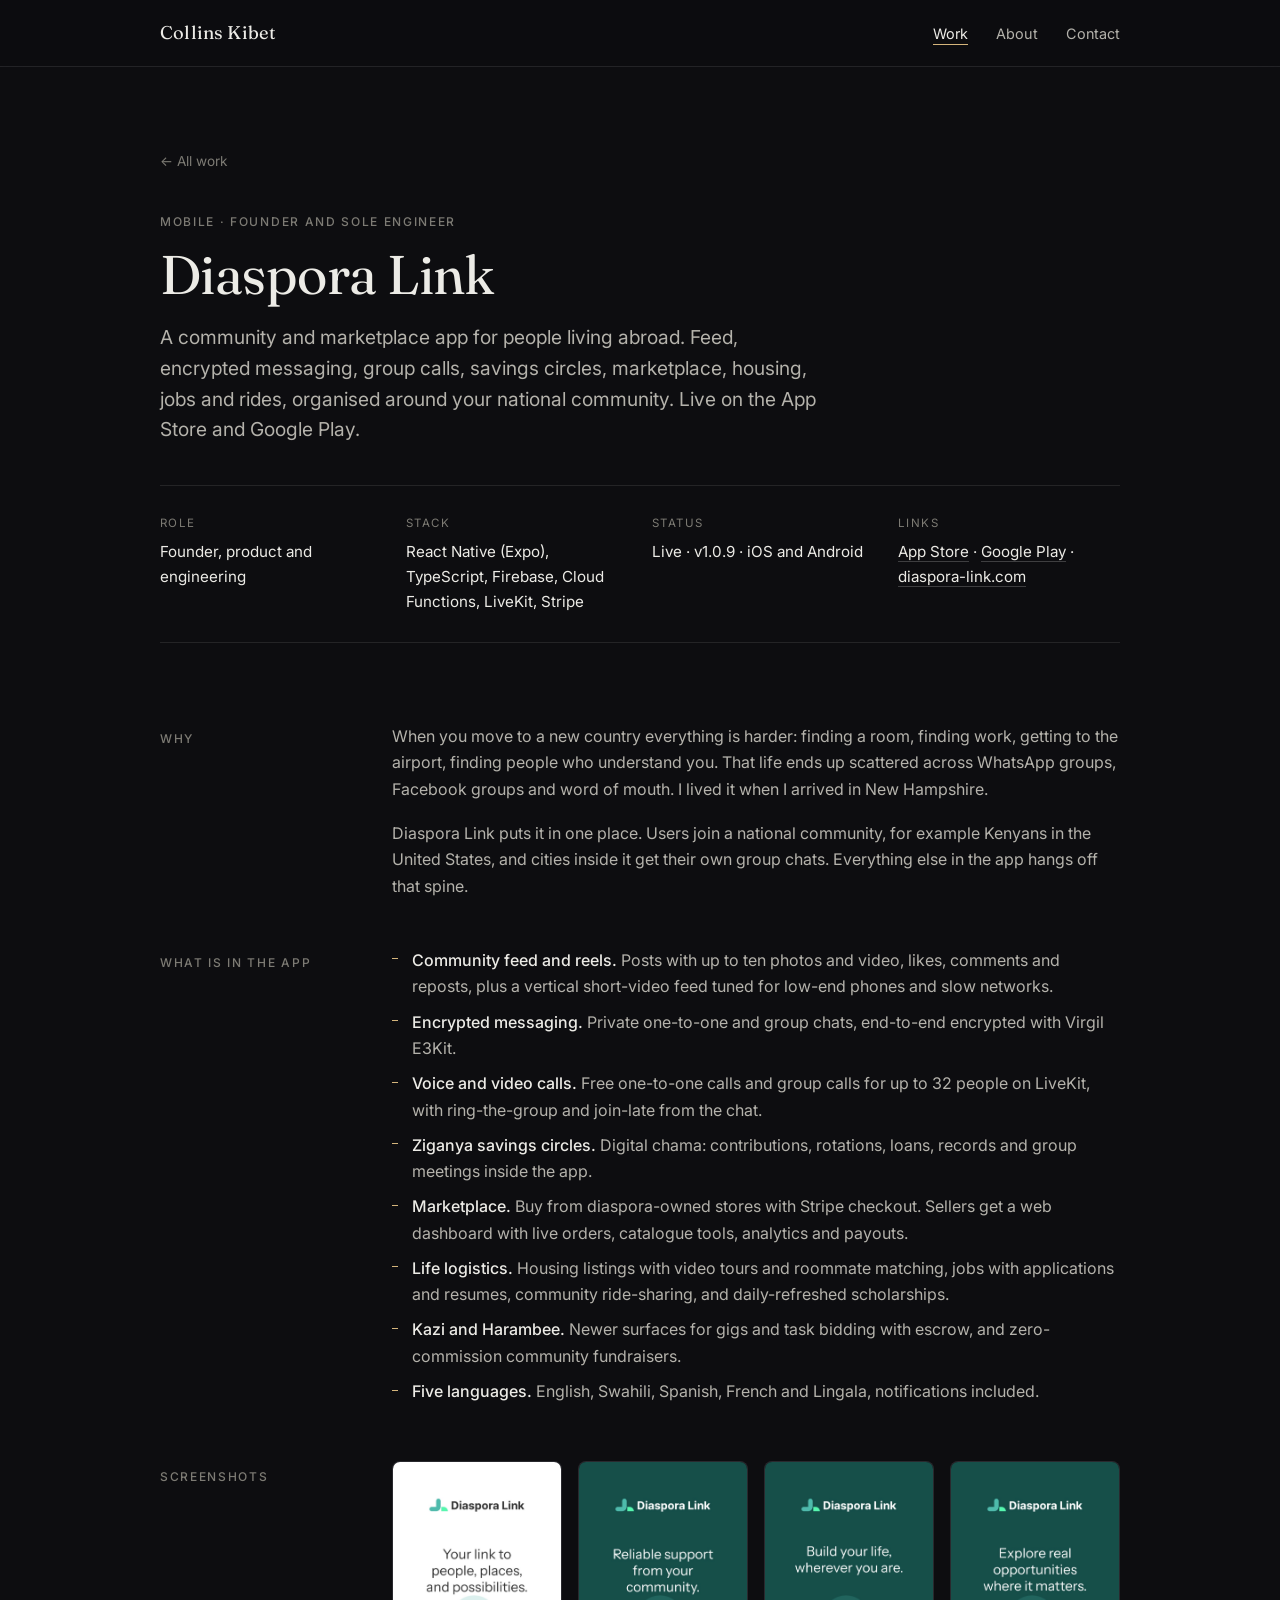
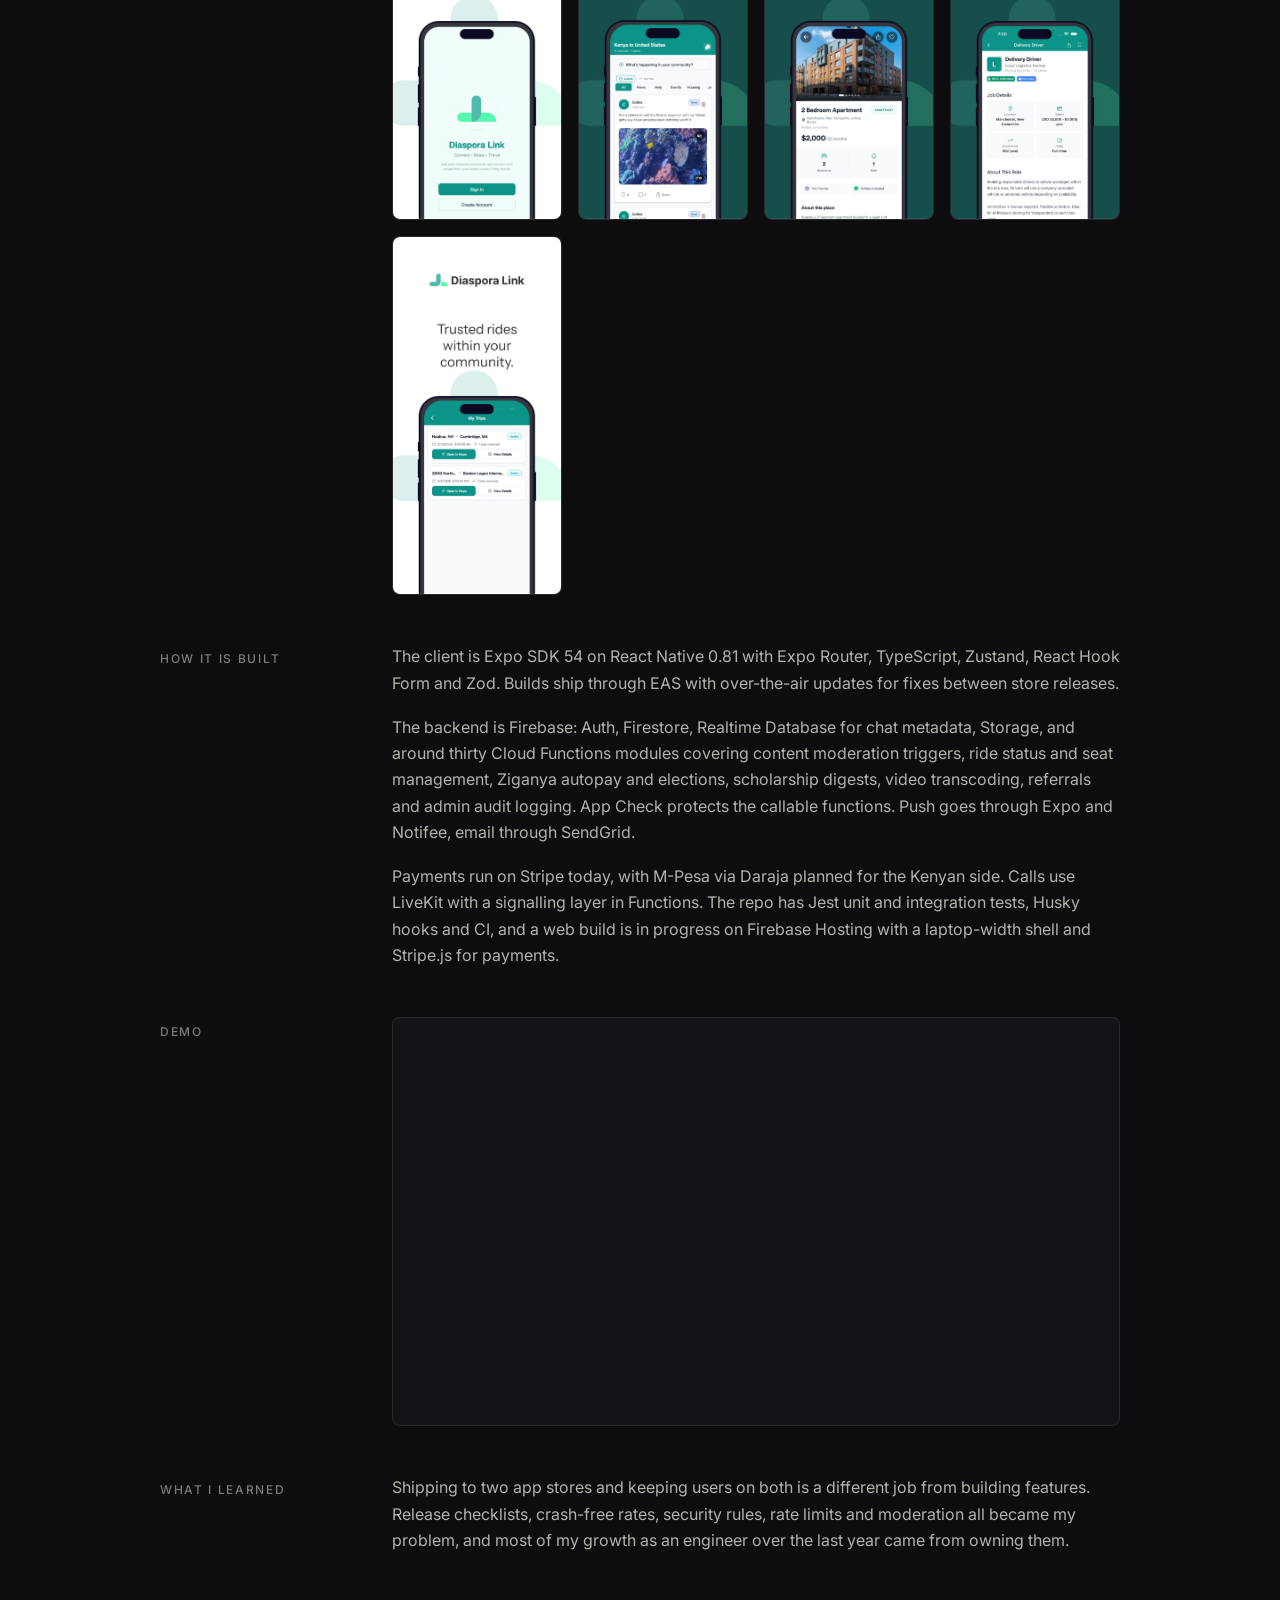
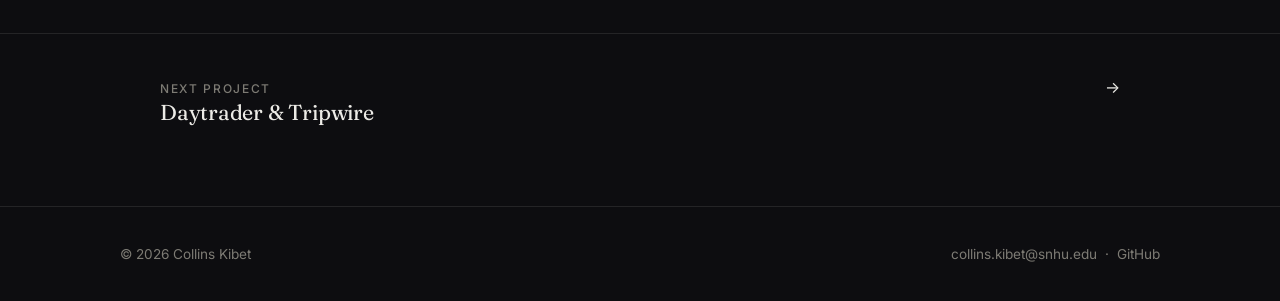
<file: projects/diaspora-link.html>
<!DOCTYPE html>
<html lang="en">
<head>
  <meta charset="UTF-8">
  <meta name="viewport" content="width=device-width, initial-scale=1.0">
  <title>Diaspora Link — Collins Kibet</title>
  <meta name="description" content="Diaspora Link: a community and marketplace app for people living abroad, built by Collins Kibet with React Native and Firebase. Live on iOS and Android.">
  <link rel="preconnect" href="https://fonts.googleapis.com">
  <link rel="preconnect" href="https://fonts.gstatic.com" crossorigin>
  <link href="https://fonts.googleapis.com/css2?family=Fraunces:ital,opsz,wght@0,9..144,300;0,9..144,400;1,9..144,300;1,9..144,400&family=Inter:wght@400;500&display=swap" rel="stylesheet">
  <link rel="stylesheet" href="../assets/css/styles.css">
</head>
<body>
  <header class="site-header">
    <nav class="nav">
      <a class="brand" href="../index.html">Collins Kibet</a>
      <ul class="nav-menu" id="menu">
        <li><a href="../projects.html" class="active">Work</a></li>
        <li><a href="../about.html">About</a></li>
        <li><a href="../contact.html">Contact</a></li>
      </ul>
      <button class="nav-toggle" aria-expanded="false" aria-controls="menu" onclick="toggleMenu(this)">Menu</button>
    </nav>
  </header>

  <main>
    <section class="project-head">
      <div class="container">
        <a href="../projects.html" class="back">← All work</a>
        <p class="eyebrow">Mobile · Founder and sole engineer</p>
        <h1>Diaspora Link</h1>
        <p class="lede">A community and marketplace app for people living abroad. Feed, encrypted messaging, group calls, savings circles, marketplace, housing, jobs and rides, organised around your national community. Live on the App Store and Google Play.</p>
        <dl class="meta">
          <div><dt>Role</dt><dd>Founder, product and engineering</dd></div>
          <div><dt>Stack</dt><dd>React Native (Expo), TypeScript, Firebase, Cloud Functions, LiveKit, Stripe</dd></div>
          <div><dt>Status</dt><dd>Live · v1.0.9 · iOS and Android</dd></div>
          <div><dt>Links</dt><dd><a href="https://apps.apple.com/us/app/diaspora-link/id6753998480" target="_blank" rel="noopener">App Store</a> · <a href="https://play.google.com/store/apps/details?id=com.diasporalink" target="_blank" rel="noopener">Google Play</a> · <a href="https://diaspora-link.com" target="_blank" rel="noopener">diaspora-link.com</a></dd></div>
        </dl>
      </div>
    </section>

    <section class="container project-body">
        <div class="project-section reveal">
          <p class="eyebrow">Why</p>
          <div class="prose">
            <p>When you move to a new country everything is harder: finding a room, finding work, getting to the airport, finding people who understand you. That life ends up scattered across WhatsApp groups, Facebook groups and word of mouth. I lived it when I arrived in New Hampshire.</p>
            <p>Diaspora Link puts it in one place. Users join a national community, for example Kenyans in the United States, and cities inside it get their own group chats. Everything else in the app hangs off that spine.</p>
          </div>
        </div>
        <div class="project-section reveal">
          <p class="eyebrow">What is in the app</p>
          <div class="prose">
            <ul>
              <li><strong>Community feed and reels.</strong> Posts with up to ten photos and video, likes, comments and reposts, plus a vertical short-video feed tuned for low-end phones and slow networks.</li>
              <li><strong>Encrypted messaging.</strong> Private one-to-one and group chats, end-to-end encrypted with Virgil E3Kit.</li>
              <li><strong>Voice and video calls.</strong> Free one-to-one calls and group calls for up to 32 people on LiveKit, with ring-the-group and join-late from the chat.</li>
              <li><strong>Ziganya savings circles.</strong> Digital chama: contributions, rotations, loans, records and group meetings inside the app.</li>
              <li><strong>Marketplace.</strong> Buy from diaspora-owned stores with Stripe checkout. Sellers get a web dashboard with live orders, catalogue tools, analytics and payouts.</li>
              <li><strong>Life logistics.</strong> Housing listings with video tours and roommate matching, jobs with applications and resumes, community ride-sharing, and daily-refreshed scholarships.</li>
              <li><strong>Kazi and Harambee.</strong> Newer surfaces for gigs and task bidding with escrow, and zero-commission community fundraisers.</li>
              <li><strong>Five languages.</strong> English, Swahili, Spanish, French and Lingala, notifications included.</li>
            </ul>
          </div>
        </div>
        <div class="project-section reveal">
          <p class="eyebrow">Screenshots</p>
          <div class="prose">
            <div class="figure-grid">
              <figure><img src="diaspora-link/store/pic1.jpeg" alt="Diaspora Link welcome screen" loading="lazy"></figure>
              <figure><img src="diaspora-link/store/face1.jpeg" alt="Community feed for Kenya in the United States" loading="lazy"></figure>
              <figure><img src="diaspora-link/store/housing.jpeg" alt="Housing listings" loading="lazy"></figure>
              <figure><img src="diaspora-link/store/jobs.jpeg" alt="Jobs" loading="lazy"></figure>
              <figure><img src="diaspora-link/store/rides.jpeg" alt="Rides" loading="lazy"></figure>
            </div>
          </div>
        </div>
        <div class="project-section reveal">
          <p class="eyebrow">How it is built</p>
          <div class="prose">
            <p>The client is Expo SDK 54 on React Native 0.81 with Expo Router, TypeScript, Zustand, React Hook Form and Zod. Builds ship through EAS with over-the-air updates for fixes between store releases.</p>
            <p>The backend is Firebase: Auth, Firestore, Realtime Database for chat metadata, Storage, and around thirty Cloud Functions modules covering content moderation triggers, ride status and seat management, Ziganya autopay and elections, scholarship digests, video transcoding, referrals and admin audit logging. App Check protects the callable functions. Push goes through Expo and Notifee, email through SendGrid.</p>
            <p>Payments run on Stripe today, with M-Pesa via Daraja planned for the Kenyan side. Calls use LiveKit with a signalling layer in Functions. The repo has Jest unit and integration tests, Husky hooks and CI, and a web build is in progress on Firebase Hosting with a laptop-width shell and Stripe.js for payments.</p>
          </div>
        </div>
        <div class="project-section reveal">
          <p class="eyebrow">Demo</p>
          <div class="prose">
            <div class="video-embed"><iframe src="https://www.youtube.com/embed/d5Vv0J_j3y0" title="Diaspora Link demo" loading="lazy" allow="accelerometer; autoplay; clipboard-write; encrypted-media; gyroscope; picture-in-picture" allowfullscreen></iframe></div>
          </div>
        </div>
        <div class="project-section reveal">
          <p class="eyebrow">What I learned</p>
          <div class="prose">
            <p>Shipping to two app stores and keeping users on both is a different job from building features. Release checklists, crash-free rates, security rules, rate limits and moderation all became my problem, and most of my growth as an engineer over the last year came from owning them.</p>
          </div>
        </div>
    </section>

    <section class="next-project">
      <div class="container">
        <a href="daytrader.html">
          <span><span class="eyebrow">Next project</span><h3>Daytrader &amp; Tripwire</h3></span>
          <span class="arrow">→</span>
        </a>
      </div>
    </section>
  </main>

  <footer class="site-footer">
    <div class="inner">
      <span>© 2026 Collins Kibet</span>
      <span><a href="mailto:collins.kibet@snhu.edu">collins.kibet@snhu.edu</a> &nbsp;·&nbsp; <a href="https://github.com/Goon254" target="_blank" rel="noopener">GitHub</a></span>
    </div>
  </footer>
  <script src="../assets/js/site.js"></script>
</body>
</html>
</file>
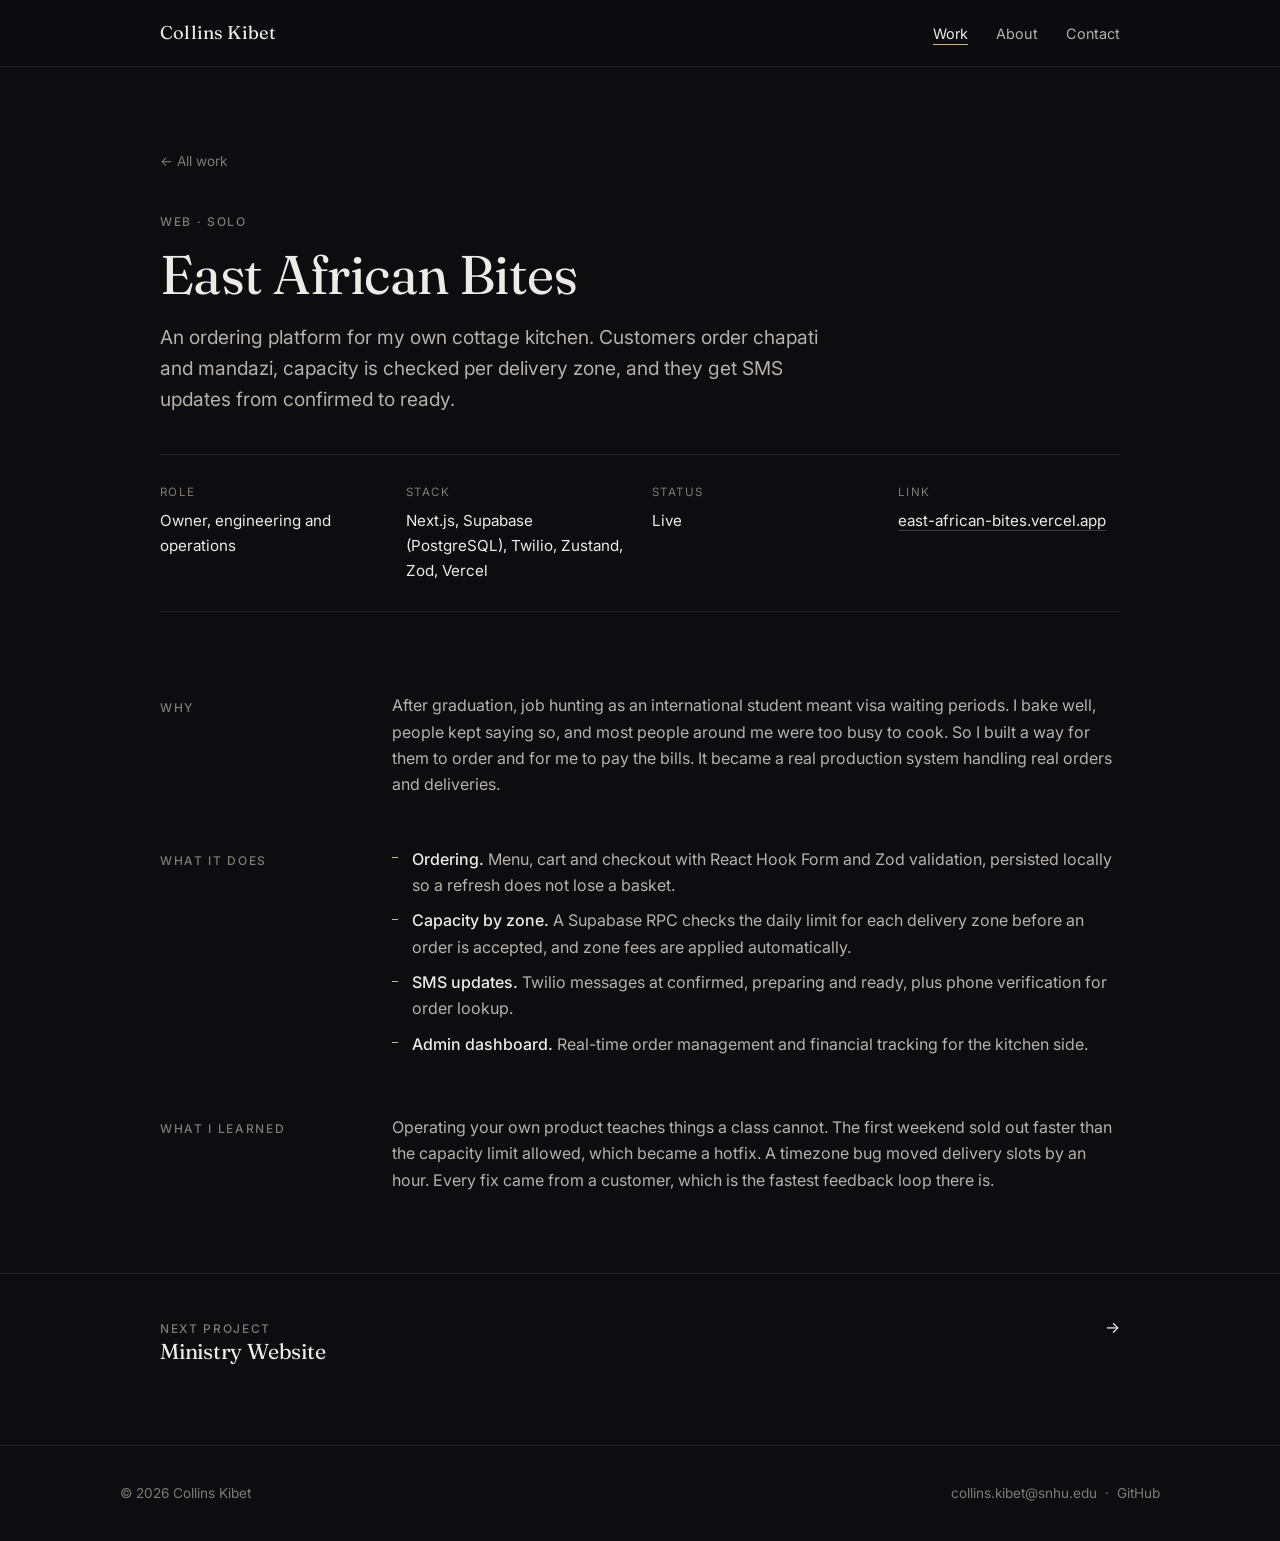
<file: projects/east-african-bites.html>
<!DOCTYPE html>
<html lang="en">
<head>
  <meta charset="UTF-8">
  <meta name="viewport" content="width=device-width, initial-scale=1.0">
  <title>East African Bites — Collins Kibet</title>
  <meta name="description" content="East African Bites: a food ordering platform for a home kitchen by Collins Kibet. Next.js, Supabase, Twilio SMS, zone-based delivery.">
  <link rel="preconnect" href="https://fonts.googleapis.com">
  <link rel="preconnect" href="https://fonts.gstatic.com" crossorigin>
  <link href="https://fonts.googleapis.com/css2?family=Fraunces:ital,opsz,wght@0,9..144,300;0,9..144,400;1,9..144,300;1,9..144,400&family=Inter:wght@400;500&display=swap" rel="stylesheet">
  <link rel="stylesheet" href="../assets/css/styles.css">
</head>
<body>
  <header class="site-header">
    <nav class="nav">
      <a class="brand" href="../index.html">Collins Kibet</a>
      <ul class="nav-menu" id="menu">
        <li><a href="../projects.html" class="active">Work</a></li>
        <li><a href="../about.html">About</a></li>
        <li><a href="../contact.html">Contact</a></li>
      </ul>
      <button class="nav-toggle" aria-expanded="false" aria-controls="menu" onclick="toggleMenu(this)">Menu</button>
    </nav>
  </header>

  <main>
    <section class="project-head">
      <div class="container">
        <a href="../projects.html" class="back">← All work</a>
        <p class="eyebrow">Web · Solo</p>
        <h1>East African Bites</h1>
        <p class="lede">An ordering platform for my own cottage kitchen. Customers order chapati and mandazi, capacity is checked per delivery zone, and they get SMS updates from confirmed to ready.</p>
        <dl class="meta">
          <div><dt>Role</dt><dd>Owner, engineering and operations</dd></div>
          <div><dt>Stack</dt><dd>Next.js, Supabase (PostgreSQL), Twilio, Zustand, Zod, Vercel</dd></div>
          <div><dt>Status</dt><dd>Live</dd></div>
          <div><dt>Link</dt><dd><a href="https://east-african-bites-ggni.vercel.app/" target="_blank" rel="noopener">east-african-bites.vercel.app</a></dd></div>
        </dl>
      </div>
    </section>

    <section class="container project-body">
        <div class="project-section reveal">
          <p class="eyebrow">Why</p>
          <div class="prose">
            <p>After graduation, job hunting as an international student meant visa waiting periods. I bake well, people kept saying so, and most people around me were too busy to cook. So I built a way for them to order and for me to pay the bills. It became a real production system handling real orders and deliveries.</p>
          </div>
        </div>
        <div class="project-section reveal">
          <p class="eyebrow">What it does</p>
          <div class="prose">
            <ul>
              <li><strong>Ordering.</strong> Menu, cart and checkout with React Hook Form and Zod validation, persisted locally so a refresh does not lose a basket.</li>
              <li><strong>Capacity by zone.</strong> A Supabase RPC checks the daily limit for each delivery zone before an order is accepted, and zone fees are applied automatically.</li>
              <li><strong>SMS updates.</strong> Twilio messages at confirmed, preparing and ready, plus phone verification for order lookup.</li>
              <li><strong>Admin dashboard.</strong> Real-time order management and financial tracking for the kitchen side.</li>
            </ul>
          </div>
        </div>
        <div class="project-section reveal">
          <p class="eyebrow">What I learned</p>
          <div class="prose">
            <p>Operating your own product teaches things a class cannot. The first weekend sold out faster than the capacity limit allowed, which became a hotfix. A timezone bug moved delivery slots by an hour. Every fix came from a customer, which is the fastest feedback loop there is.</p>
          </div>
        </div>
    </section>

    <section class="next-project">
      <div class="container">
        <a href="ministry-website.html">
          <span><span class="eyebrow">Next project</span><h3>Ministry Website</h3></span>
          <span class="arrow">→</span>
        </a>
      </div>
    </section>
  </main>

  <footer class="site-footer">
    <div class="inner">
      <span>© 2026 Collins Kibet</span>
      <span><a href="mailto:collins.kibet@snhu.edu">collins.kibet@snhu.edu</a> &nbsp;·&nbsp; <a href="https://github.com/Goon254" target="_blank" rel="noopener">GitHub</a></span>
    </div>
  </footer>
  <script src="../assets/js/site.js"></script>
</body>
</html>
</file>
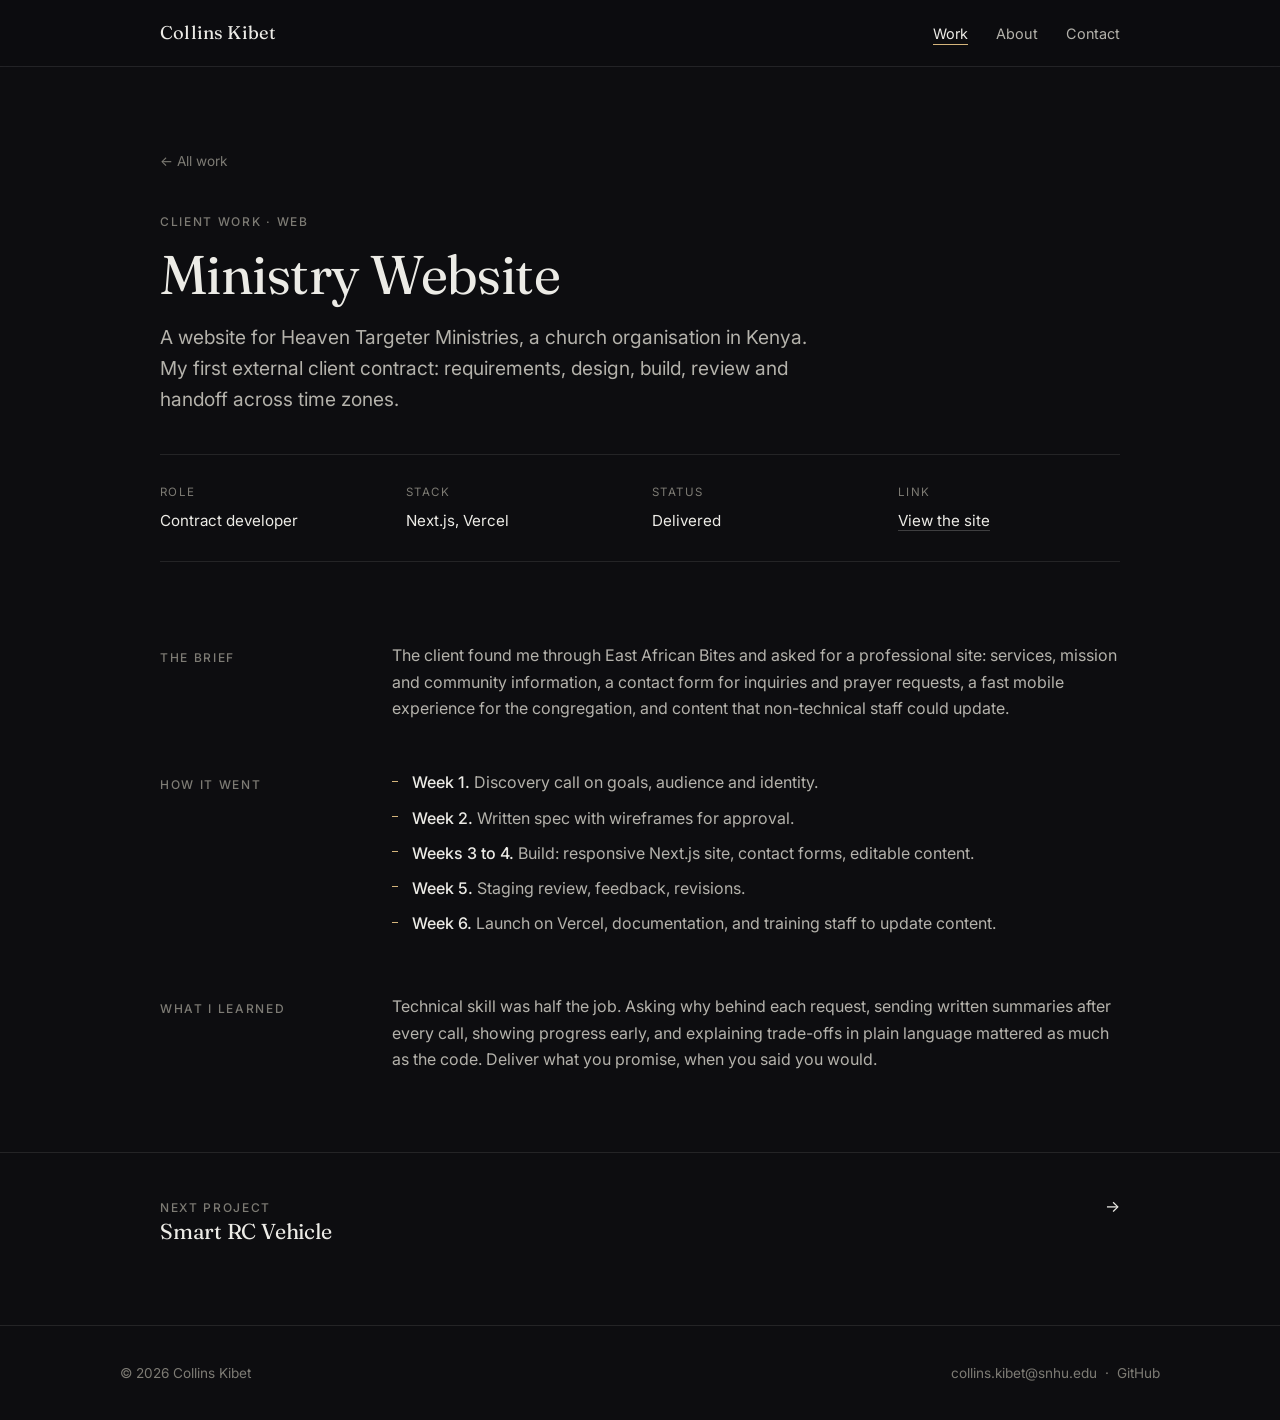
<file: projects/ministry-website.html>
<!DOCTYPE html>
<html lang="en">
<head>
  <meta charset="UTF-8">
  <meta name="viewport" content="width=device-width, initial-scale=1.0">
  <title>Ministry Website — Collins Kibet</title>
  <meta name="description" content="A church organisation website in Kenya, built by Collins Kibet as a client contract on Next.js and Vercel.">
  <link rel="preconnect" href="https://fonts.googleapis.com">
  <link rel="preconnect" href="https://fonts.gstatic.com" crossorigin>
  <link href="https://fonts.googleapis.com/css2?family=Fraunces:ital,opsz,wght@0,9..144,300;0,9..144,400;1,9..144,300;1,9..144,400&family=Inter:wght@400;500&display=swap" rel="stylesheet">
  <link rel="stylesheet" href="../assets/css/styles.css">
</head>
<body>
  <header class="site-header">
    <nav class="nav">
      <a class="brand" href="../index.html">Collins Kibet</a>
      <ul class="nav-menu" id="menu">
        <li><a href="../projects.html" class="active">Work</a></li>
        <li><a href="../about.html">About</a></li>
        <li><a href="../contact.html">Contact</a></li>
      </ul>
      <button class="nav-toggle" aria-expanded="false" aria-controls="menu" onclick="toggleMenu(this)">Menu</button>
    </nav>
  </header>

  <main>
    <section class="project-head">
      <div class="container">
        <a href="../projects.html" class="back">← All work</a>
        <p class="eyebrow">Client work · Web</p>
        <h1>Ministry Website</h1>
        <p class="lede">A website for Heaven Targeter Ministries, a church organisation in Kenya. My first external client contract: requirements, design, build, review and handoff across time zones.</p>
        <dl class="meta">
          <div><dt>Role</dt><dd>Contract developer</dd></div>
          <div><dt>Stack</dt><dd>Next.js, Vercel</dd></div>
          <div><dt>Status</dt><dd>Delivered</dd></div>
          <div><dt>Link</dt><dd><a href="https://ministry-fawn.vercel.app/" target="_blank" rel="noopener">View the site</a></dd></div>
        </dl>
      </div>
    </section>

    <section class="container project-body">
        <div class="project-section reveal">
          <p class="eyebrow">The brief</p>
          <div class="prose">
            <p>The client found me through East African Bites and asked for a professional site: services, mission and community information, a contact form for inquiries and prayer requests, a fast mobile experience for the congregation, and content that non-technical staff could update.</p>
          </div>
        </div>
        <div class="project-section reveal">
          <p class="eyebrow">How it went</p>
          <div class="prose">
            <ul>
              <li><strong>Week 1.</strong> Discovery call on goals, audience and identity.</li>
              <li><strong>Week 2.</strong> Written spec with wireframes for approval.</li>
              <li><strong>Weeks 3 to 4.</strong> Build: responsive Next.js site, contact forms, editable content.</li>
              <li><strong>Week 5.</strong> Staging review, feedback, revisions.</li>
              <li><strong>Week 6.</strong> Launch on Vercel, documentation, and training staff to update content.</li>
            </ul>
          </div>
        </div>
        <div class="project-section reveal">
          <p class="eyebrow">What I learned</p>
          <div class="prose">
            <p>Technical skill was half the job. Asking why behind each request, sending written summaries after every call, showing progress early, and explaining trade-offs in plain language mattered as much as the code. Deliver what you promise, when you said you would.</p>
          </div>
        </div>
    </section>

    <section class="next-project">
      <div class="container">
        <a href="smart-rc-vehicle.html">
          <span><span class="eyebrow">Next project</span><h3>Smart RC Vehicle</h3></span>
          <span class="arrow">→</span>
        </a>
      </div>
    </section>
  </main>

  <footer class="site-footer">
    <div class="inner">
      <span>© 2026 Collins Kibet</span>
      <span><a href="mailto:collins.kibet@snhu.edu">collins.kibet@snhu.edu</a> &nbsp;·&nbsp; <a href="https://github.com/Goon254" target="_blank" rel="noopener">GitHub</a></span>
    </div>
  </footer>
  <script src="../assets/js/site.js"></script>
</body>
</html>
</file>
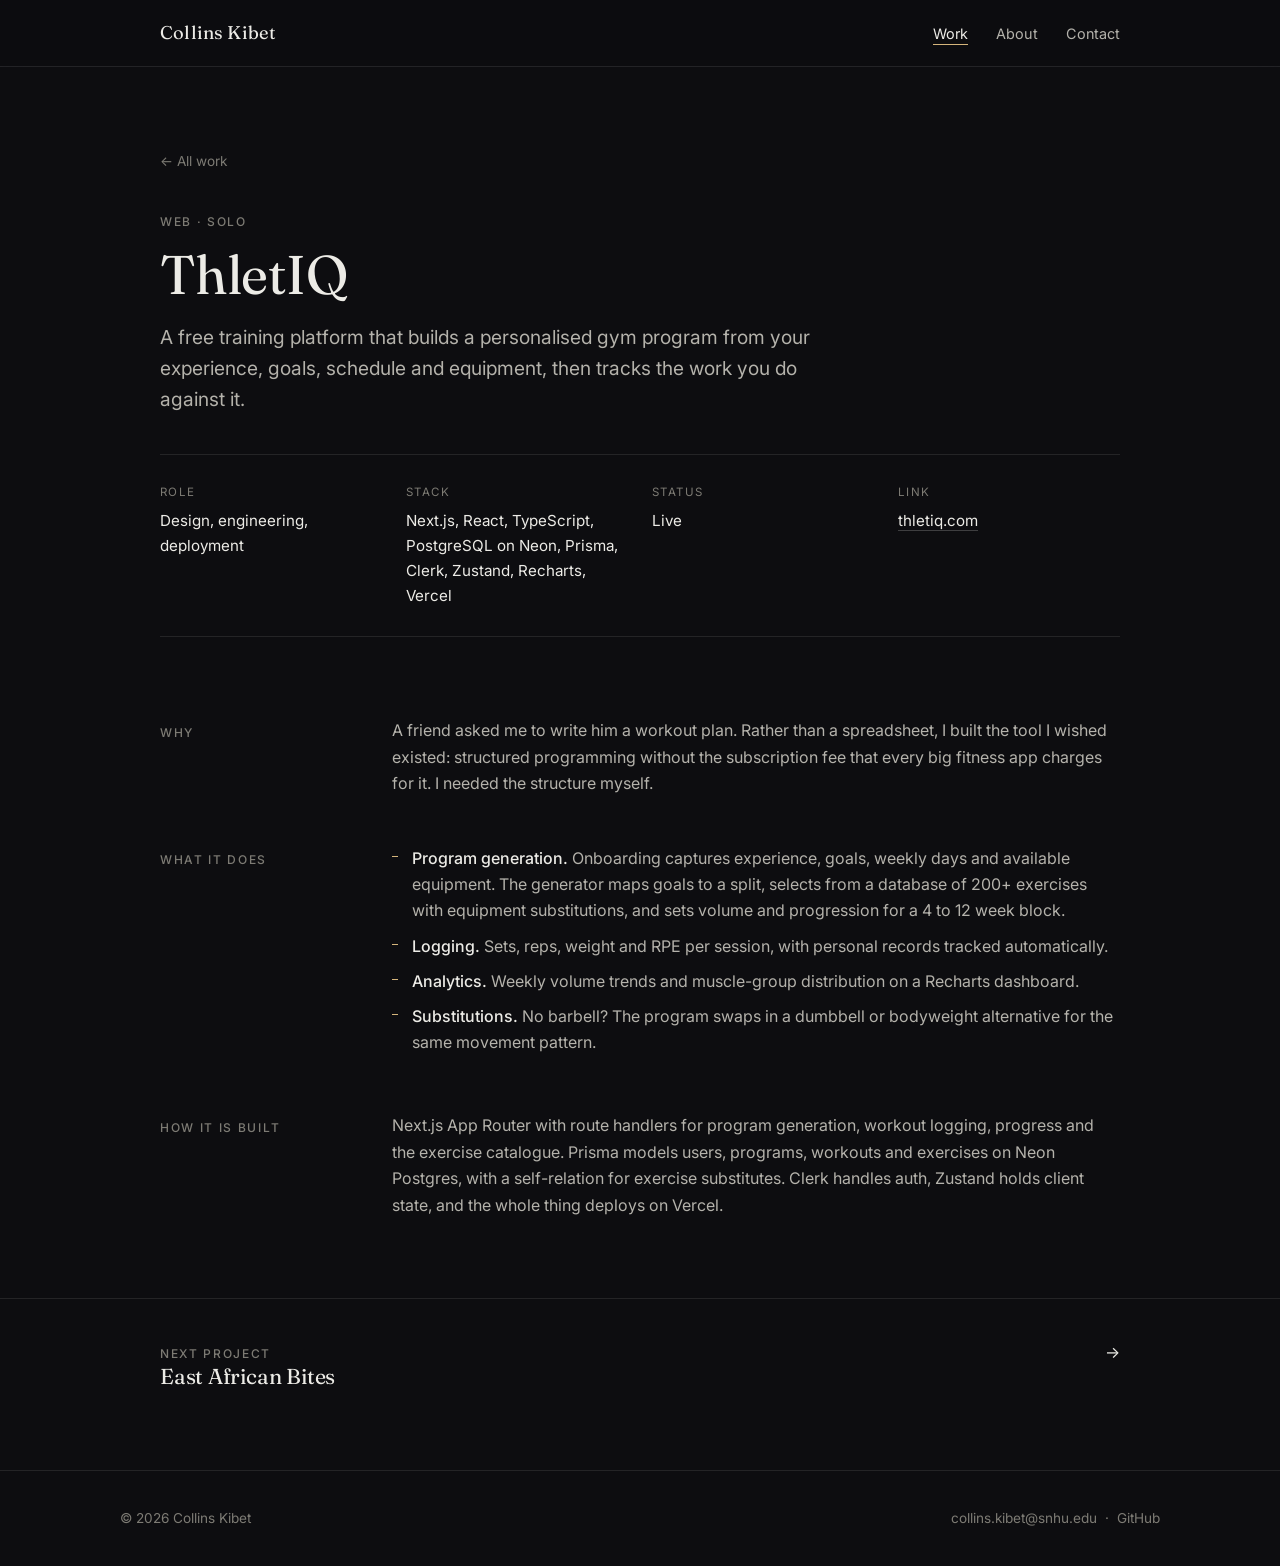
<file: projects/thletiq.html>
<!DOCTYPE html>
<html lang="en">
<head>
  <meta charset="UTF-8">
  <meta name="viewport" content="width=device-width, initial-scale=1.0">
  <title>ThletIQ — Collins Kibet</title>
  <meta name="description" content="ThletIQ: a free fitness platform by Collins Kibet that generates personalised training programs and tracks progress. Next.js, TypeScript, PostgreSQL.">
  <link rel="preconnect" href="https://fonts.googleapis.com">
  <link rel="preconnect" href="https://fonts.gstatic.com" crossorigin>
  <link href="https://fonts.googleapis.com/css2?family=Fraunces:ital,opsz,wght@0,9..144,300;0,9..144,400;1,9..144,300;1,9..144,400&family=Inter:wght@400;500&display=swap" rel="stylesheet">
  <link rel="stylesheet" href="../assets/css/styles.css">
</head>
<body>
  <header class="site-header">
    <nav class="nav">
      <a class="brand" href="../index.html">Collins Kibet</a>
      <ul class="nav-menu" id="menu">
        <li><a href="../projects.html" class="active">Work</a></li>
        <li><a href="../about.html">About</a></li>
        <li><a href="../contact.html">Contact</a></li>
      </ul>
      <button class="nav-toggle" aria-expanded="false" aria-controls="menu" onclick="toggleMenu(this)">Menu</button>
    </nav>
  </header>

  <main>
    <section class="project-head">
      <div class="container">
        <a href="../projects.html" class="back">← All work</a>
        <p class="eyebrow">Web · Solo</p>
        <h1>ThletIQ</h1>
        <p class="lede">A free training platform that builds a personalised gym program from your experience, goals, schedule and equipment, then tracks the work you do against it.</p>
        <dl class="meta">
          <div><dt>Role</dt><dd>Design, engineering, deployment</dd></div>
          <div><dt>Stack</dt><dd>Next.js, React, TypeScript, PostgreSQL on Neon, Prisma, Clerk, Zustand, Recharts, Vercel</dd></div>
          <div><dt>Status</dt><dd>Live</dd></div>
          <div><dt>Link</dt><dd><a href="https://www.thletiq.com" target="_blank" rel="noopener">thletiq.com</a></dd></div>
        </dl>
      </div>
    </section>

    <section class="container project-body">
        <div class="project-section reveal">
          <p class="eyebrow">Why</p>
          <div class="prose">
            <p>A friend asked me to write him a workout plan. Rather than a spreadsheet, I built the tool I wished existed: structured programming without the subscription fee that every big fitness app charges for it. I needed the structure myself.</p>
          </div>
        </div>
        <div class="project-section reveal">
          <p class="eyebrow">What it does</p>
          <div class="prose">
            <ul>
              <li><strong>Program generation.</strong> Onboarding captures experience, goals, weekly days and available equipment. The generator maps goals to a split, selects from a database of 200+ exercises with equipment substitutions, and sets volume and progression for a 4 to 12 week block.</li>
              <li><strong>Logging.</strong> Sets, reps, weight and RPE per session, with personal records tracked automatically.</li>
              <li><strong>Analytics.</strong> Weekly volume trends and muscle-group distribution on a Recharts dashboard.</li>
              <li><strong>Substitutions.</strong> No barbell? The program swaps in a dumbbell or bodyweight alternative for the same movement pattern.</li>
            </ul>
          </div>
        </div>
        <div class="project-section reveal">
          <p class="eyebrow">How it is built</p>
          <div class="prose">
            <p>Next.js App Router with route handlers for program generation, workout logging, progress and the exercise catalogue. Prisma models users, programs, workouts and exercises on Neon Postgres, with a self-relation for exercise substitutes. Clerk handles auth, Zustand holds client state, and the whole thing deploys on Vercel.</p>
          </div>
        </div>
    </section>

    <section class="next-project">
      <div class="container">
        <a href="east-african-bites.html">
          <span><span class="eyebrow">Next project</span><h3>East African Bites</h3></span>
          <span class="arrow">→</span>
        </a>
      </div>
    </section>
  </main>

  <footer class="site-footer">
    <div class="inner">
      <span>© 2026 Collins Kibet</span>
      <span><a href="mailto:collins.kibet@snhu.edu">collins.kibet@snhu.edu</a> &nbsp;·&nbsp; <a href="https://github.com/Goon254" target="_blank" rel="noopener">GitHub</a></span>
    </div>
  </footer>
  <script src="../assets/js/site.js"></script>
</body>
</html>
</file>
<file: assets/css/styles.css>
/* Collins Kibet — portfolio
   Quiet, editorial, dark. One accent, two typefaces, lots of air. */

:root {
  --bg: #0d0d10;
  --bg-2: #131318;
  --bg-3: #1b1b21;
  --text: #ecebe6;
  --text-2: #b4b2ab;
  --muted: #7d7b74;
  --line: rgba(236, 235, 230, 0.10);
  --line-strong: rgba(236, 235, 230, 0.22);
  --accent: #d5b57c;
  --accent-soft: rgba(213, 181, 124, 0.14);
  --live: #7fc9a2;

  --serif: 'Fraunces', 'Iowan Old Style', 'Georgia', serif;
  --sans: 'Inter', -apple-system, BlinkMacSystemFont, 'Segoe UI', sans-serif;

  --max: 1040px;
  --gutter: clamp(1.25rem, 4vw, 2.5rem);
  --radius: 10px;
}

*, *::before, *::after { box-sizing: border-box; margin: 0; padding: 0; }

html { scroll-behavior: smooth; -webkit-text-size-adjust: 100%; }

body {
  font-family: var(--sans);
  font-size: 1rem;
  line-height: 1.65;
  color: var(--text);
  background: var(--bg);
  -webkit-font-smoothing: antialiased;
  -moz-osx-font-smoothing: grayscale;
}

a { color: inherit; text-decoration: none; }
img, video { max-width: 100%; height: auto; display: block; }
::selection { background: var(--accent); color: var(--bg); }

.container {
  width: 100%;
  max-width: var(--max);
  margin: 0 auto;
  padding: 0 var(--gutter);
}

.narrow { max-width: 720px; }

/* ---------- Type ---------- */
h1, h2, h3 { font-family: var(--serif); font-weight: 400; letter-spacing: -0.01em; line-height: 1.15; }
h1 { font-size: clamp(2.4rem, 5.5vw, 4rem); }
h2 { font-size: clamp(1.6rem, 3vw, 2.1rem); }
h3 { font-size: 1.35rem; }

.eyebrow {
  font-size: 0.75rem;
  font-weight: 500;
  letter-spacing: 0.14em;
  text-transform: uppercase;
  color: var(--muted);
}

.lede { font-size: 1.2rem; line-height: 1.6; color: var(--text-2); }
.prose p { color: var(--text-2); margin-bottom: 1.1rem; }
.prose p:last-child { margin-bottom: 0; }
.prose strong { color: var(--text); font-weight: 500; }
.prose ul { list-style: none; color: var(--text-2); }
.prose li { position: relative; padding-left: 1.25rem; margin-bottom: 0.55rem; }
.prose li::before { content: ''; position: absolute; left: 0; top: 0.72em; width: 6px; height: 1px; background: var(--accent); }
.prose h3 { margin: 2.25rem 0 0.75rem; }
.prose a { border-bottom: 1px solid var(--line-strong); transition: border-color 0.2s; }
.prose a:hover { border-color: var(--accent); }

/* ---------- Header ---------- */
.site-header {
  position: sticky;
  top: 0;
  z-index: 50;
  background: rgba(13, 13, 16, 0.82);
  backdrop-filter: blur(14px);
  -webkit-backdrop-filter: blur(14px);
  border-bottom: 1px solid var(--line);
}

.nav {
  max-width: var(--max);
  margin: 0 auto;
  padding: 1.1rem var(--gutter);
  display: flex;
  align-items: center;
  justify-content: space-between;
  gap: 1rem;
}

.brand {
  font-family: var(--serif);
  font-size: 1.15rem;
  letter-spacing: 0.01em;
}

.nav-menu { display: flex; list-style: none; gap: 1.75rem; }
.nav-menu a {
  font-size: 0.9rem;
  color: var(--text-2);
  padding-bottom: 2px;
  border-bottom: 1px solid transparent;
  transition: color 0.2s, border-color 0.2s;
}
.nav-menu a:hover { color: var(--text); }
.nav-menu a.active { color: var(--text); border-bottom-color: var(--accent); }

.nav-toggle {
  display: none;
  background: none;
  border: 1px solid var(--line-strong);
  color: var(--text);
  border-radius: 6px;
  padding: 0.35rem 0.7rem;
  font: inherit;
  font-size: 0.85rem;
  cursor: pointer;
}

/* ---------- Buttons ---------- */
.btn {
  display: inline-flex;
  align-items: center;
  gap: 0.5rem;
  padding: 0.7rem 1.25rem;
  border-radius: 999px;
  font-size: 0.9rem;
  font-weight: 500;
  border: 1px solid var(--line-strong);
  color: var(--text);
  transition: background 0.2s, border-color 0.2s, color 0.2s, transform 0.2s;
}
.btn:hover { border-color: var(--accent); transform: translateY(-1px); }
.btn-primary { background: var(--text); color: var(--bg); border-color: var(--text); }
.btn-primary:hover { background: var(--accent); border-color: var(--accent); }
.btn-row { display: flex; flex-wrap: wrap; gap: 0.75rem; }

/* ---------- Sections ---------- */
.section { padding: clamp(3.5rem, 8vw, 6rem) 0; }
.section + .section { border-top: 1px solid var(--line); }

.section-head {
  display: flex;
  align-items: baseline;
  justify-content: space-between;
  gap: 1rem;
  margin-bottom: 2.5rem;
}
.section-head .link { font-size: 0.9rem; color: var(--text-2); }
.section-head .link:hover { color: var(--accent); }

/* ---------- Hero ---------- */
.hero { padding: clamp(4rem, 10vw, 8rem) 0 clamp(3rem, 7vw, 5.5rem); }
.hero-grid {
  display: grid;
  grid-template-columns: 1fr auto;
  gap: 3rem;
  align-items: center;
}
.hero h1 { margin: 0.9rem 0 1.25rem; max-width: 14ch; }
.hero h1 em { font-style: italic; color: var(--accent); }
.hero .lede { max-width: 48ch; margin-bottom: 2rem; }
.hero-photo {
  width: 200px;
  height: 200px;
  border-radius: 50%;
  object-fit: cover;
  object-position: center 20%;
  border: 1px solid var(--line-strong);
  filter: saturate(0.9);
}

.status {
  display: inline-flex;
  align-items: center;
  gap: 0.5rem;
  font-size: 0.8rem;
  color: var(--text-2);
}
.status::before {
  content: '';
  width: 7px; height: 7px;
  border-radius: 50%;
  background: var(--live);
  box-shadow: 0 0 0 3px rgba(127, 201, 162, 0.18);
}

/* ---------- Project list (editorial rows) ---------- */
.work-list { list-style: none; border-top: 1px solid var(--line); }
.work-row {
  display: grid;
  grid-template-columns: 2.5rem 1.4fr 2fr auto;
  gap: 1.5rem;
  align-items: baseline;
  padding: 1.5rem 0;
  border-bottom: 1px solid var(--line);
  transition: background 0.2s;
}
.work-row:hover { background: linear-gradient(90deg, transparent, rgba(255,255,255,0.025), transparent); }
.work-row .index { font-size: 0.8rem; color: var(--muted); font-variant-numeric: tabular-nums; }
.work-row h3 { font-size: 1.3rem; transition: color 0.2s; }
.work-row:hover h3 { color: var(--accent); }
.work-row .sub { display: block; font-size: 0.8rem; color: var(--muted); margin-top: 0.25rem; }
.work-row .desc { font-size: 0.95rem; color: var(--text-2); }
.work-row .arrow { color: var(--muted); font-size: 1.1rem; transition: transform 0.2s, color 0.2s; }
.work-row:hover .arrow { transform: translateX(4px); color: var(--accent); }

/* ---------- Project cards (grid) ---------- */
.card-grid {
  display: grid;
  grid-template-columns: repeat(auto-fill, minmax(300px, 1fr));
  gap: 1.25rem;
}
.card {
  display: flex;
  flex-direction: column;
  gap: 0.9rem;
  padding: 1.6rem;
  background: var(--bg-2);
  border: 1px solid var(--line);
  border-radius: var(--radius);
  transition: border-color 0.2s, transform 0.2s;
}
.card:hover { border-color: var(--line-strong); transform: translateY(-3px); }
.card-top { display: flex; align-items: flex-start; justify-content: space-between; gap: 1rem; }
.card h3 { font-size: 1.3rem; }
.card p { font-size: 0.93rem; color: var(--text-2); flex: 1; }

.pill {
  margin-top: 0.3rem;
  font-size: 0.72rem;
  letter-spacing: 0.06em;
  text-transform: uppercase;
  padding: 0.25rem 0.6rem;
  border-radius: 999px;
  border: 1px solid var(--line-strong);
  color: var(--text-2);
  white-space: nowrap;
}
.pill.live { color: var(--live); border-color: rgba(127, 201, 162, 0.4); }
.pill.accent { color: var(--accent); border-color: rgba(213, 181, 124, 0.45); }

.tags { display: flex; flex-wrap: wrap; gap: 0.4rem 0.9rem; }
.tags span { font-size: 0.78rem; color: var(--muted); }

/* ---------- Two-column blocks ---------- */
.split { display: grid; grid-template-columns: 1fr 2fr; gap: 3rem; align-items: start; }
.split .eyebrow { margin-bottom: 0.5rem; }
.split h2 { margin-bottom: 0.5rem; }

/* ---------- Skills ---------- */
.skills { display: grid; grid-template-columns: repeat(auto-fill, minmax(220px, 1fr)); gap: 2rem 2.5rem; }
.skills h4 { font-family: var(--sans); font-size: 0.78rem; font-weight: 500; letter-spacing: 0.12em; text-transform: uppercase; color: var(--muted); margin-bottom: 0.75rem; }
.skills ul { list-style: none; }
.skills li { font-size: 0.95rem; color: var(--text-2); padding: 0.3rem 0; border-bottom: 1px solid var(--line); }
.skills li:last-child { border-bottom: none; }

/* ---------- Timeline ---------- */
.timeline { list-style: none; }
.timeline li { display: grid; grid-template-columns: 6rem 1fr; gap: 1.5rem; padding: 1rem 0; border-bottom: 1px solid var(--line); }
.timeline .when { font-size: 0.85rem; color: var(--muted); font-variant-numeric: tabular-nums; }
.timeline .what { color: var(--text-2); }
.timeline .what strong { color: var(--text); font-weight: 500; }

/* ---------- Contact ---------- */
.contact-list { list-style: none; border-top: 1px solid var(--line); }
.contact-list li { border-bottom: 1px solid var(--line); }
.contact-list a {
  display: grid;
  grid-template-columns: 8rem 1fr auto;
  gap: 1.5rem;
  align-items: center;
  padding: 1.25rem 0;
  transition: color 0.2s;
}
.contact-list a:hover { color: var(--accent); }
.contact-list .label { font-size: 0.8rem; letter-spacing: 0.1em; text-transform: uppercase; color: var(--muted); }
.contact-list .value { font-size: 1.05rem; }
.contact-list .arrow { color: var(--muted); }

/* ---------- Project detail ---------- */
.project-head { padding: clamp(3rem, 7vw, 5rem) 0 2.5rem; }
.back { display: inline-flex; align-items: center; gap: 0.5rem; font-size: 0.85rem; color: var(--muted); margin-bottom: 2.5rem; transition: color 0.2s; }
.back:hover { color: var(--accent); }
.project-head h1 { margin: 0.75rem 0 1rem; max-width: 18ch; font-size: clamp(2.2rem, 5vw, 3.4rem); }
.project-head .lede { max-width: 56ch; }

.meta {
  display: grid;
  grid-template-columns: repeat(auto-fit, minmax(160px, 1fr));
  gap: 1.5rem;
  padding: 1.75rem 0;
  margin: 2.5rem 0;
  border-top: 1px solid var(--line);
  border-bottom: 1px solid var(--line);
}
.meta dt { font-size: 0.72rem; letter-spacing: 0.12em; text-transform: uppercase; color: var(--muted); margin-bottom: 0.35rem; }
.meta dd { font-size: 0.95rem; color: var(--text); }
.meta dd a { border-bottom: 1px solid var(--line-strong); }
.meta dd a:hover { border-color: var(--accent); color: var(--accent); }

.project-body { display: grid; grid-template-columns: 1fr; gap: 3rem; padding-bottom: clamp(3rem, 7vw, 5rem); }
.project-section { display: grid; grid-template-columns: 200px 1fr; gap: 2rem; align-items: start; }
.project-section > .eyebrow { padding-top: 0.35rem; }

.figure-grid { display: grid; grid-template-columns: repeat(auto-fill, minmax(140px, 1fr)); gap: 1rem; }
.figure-grid figure { margin: 0; }
.figure-grid img, .figure-grid video {
  width: 100%;
  border-radius: 8px;
  border: 1px solid var(--line);
  background: var(--bg-2);
}
.figure-grid figcaption { font-size: 0.78rem; color: var(--muted); margin-top: 0.5rem; }
.figure-grid.wide { grid-template-columns: repeat(auto-fill, minmax(280px, 1fr)); }

.video-embed { position: relative; width: 100%; aspect-ratio: 16 / 9; border-radius: 8px; overflow: hidden; border: 1px solid var(--line); background: var(--bg-2); }
.video-embed iframe { position: absolute; inset: 0; width: 100%; height: 100%; border: 0; }

.stat-row { display: grid; grid-template-columns: repeat(auto-fit, minmax(140px, 1fr)); gap: 1rem; }
.stat { padding: 1.1rem 1.25rem; border: 1px solid var(--line); border-radius: 8px; background: var(--bg-2); }
.stat b { display: block; font-family: var(--serif); font-weight: 400; font-size: 1.7rem; line-height: 1.1; }
.stat span { font-size: 0.8rem; color: var(--muted); }

.next-project { padding: 2.5rem 0 clamp(3rem, 7vw, 5rem); border-top: 1px solid var(--line); }
.next-project a { display: flex; justify-content: space-between; align-items: baseline; gap: 1rem; }
.next-project a:hover h3 { color: var(--accent); }
.next-project h3 { transition: color 0.2s; }

/* ---------- Footer ---------- */
.site-footer { border-top: 1px solid var(--line); padding: 2.25rem var(--gutter); }
.site-footer .inner { max-width: var(--max); margin: 0 auto; display: flex; justify-content: space-between; flex-wrap: wrap; gap: 0.75rem 2rem; font-size: 0.85rem; color: var(--muted); }
.site-footer a:hover { color: var(--accent); }

/* ---------- Reveal ---------- */
.js .reveal { opacity: 0; transform: translateY(14px); transition: opacity 0.6s ease, transform 0.6s ease; }
.reveal.in { opacity: 1; transform: none; }

/* ---------- Responsive ---------- */
@media (max-width: 820px) {
  .hero-grid { grid-template-columns: 1fr; gap: 2rem; }
  .hero-photo { width: 120px; height: 120px; order: -1; }
  .split { grid-template-columns: 1fr; gap: 1.5rem; }
  .project-section { grid-template-columns: 1fr; gap: 0.75rem; }
  .work-row { grid-template-columns: 2rem 1fr auto; row-gap: 0.4rem; }
  .work-row .desc { grid-column: 2 / 3; }
  .work-row .arrow { grid-row: 1; grid-column: 3; }
}

@media (max-width: 640px) {
  .nav { position: relative; }
  .nav-toggle { display: inline-flex; }
  .nav-menu {
    display: none;
    position: absolute;
    top: 100%; left: 0; right: 0;
    flex-direction: column;
    gap: 0;
    background: var(--bg);
    border-bottom: 1px solid var(--line);
    padding: 0.5rem var(--gutter) 1rem;
  }
  .nav-menu.open { display: flex; }
  .nav-menu a { display: block; padding: 0.75rem 0; border-bottom: 1px solid var(--line); }
  .nav-menu a.active { border-bottom-color: var(--line); }
  .contact-list a { grid-template-columns: 1fr auto; }
  .contact-list .label { grid-column: 1 / -1; }
  .timeline li { grid-template-columns: 1fr; gap: 0.25rem; }
  .section-head { flex-direction: column; gap: 0.5rem; }
}

@media (prefers-reduced-motion: reduce) {
  html { scroll-behavior: auto; }
  .reveal { opacity: 1; transform: none; transition: none; }
  .btn, .card, .work-row .arrow { transition: none; }
}
</file>
